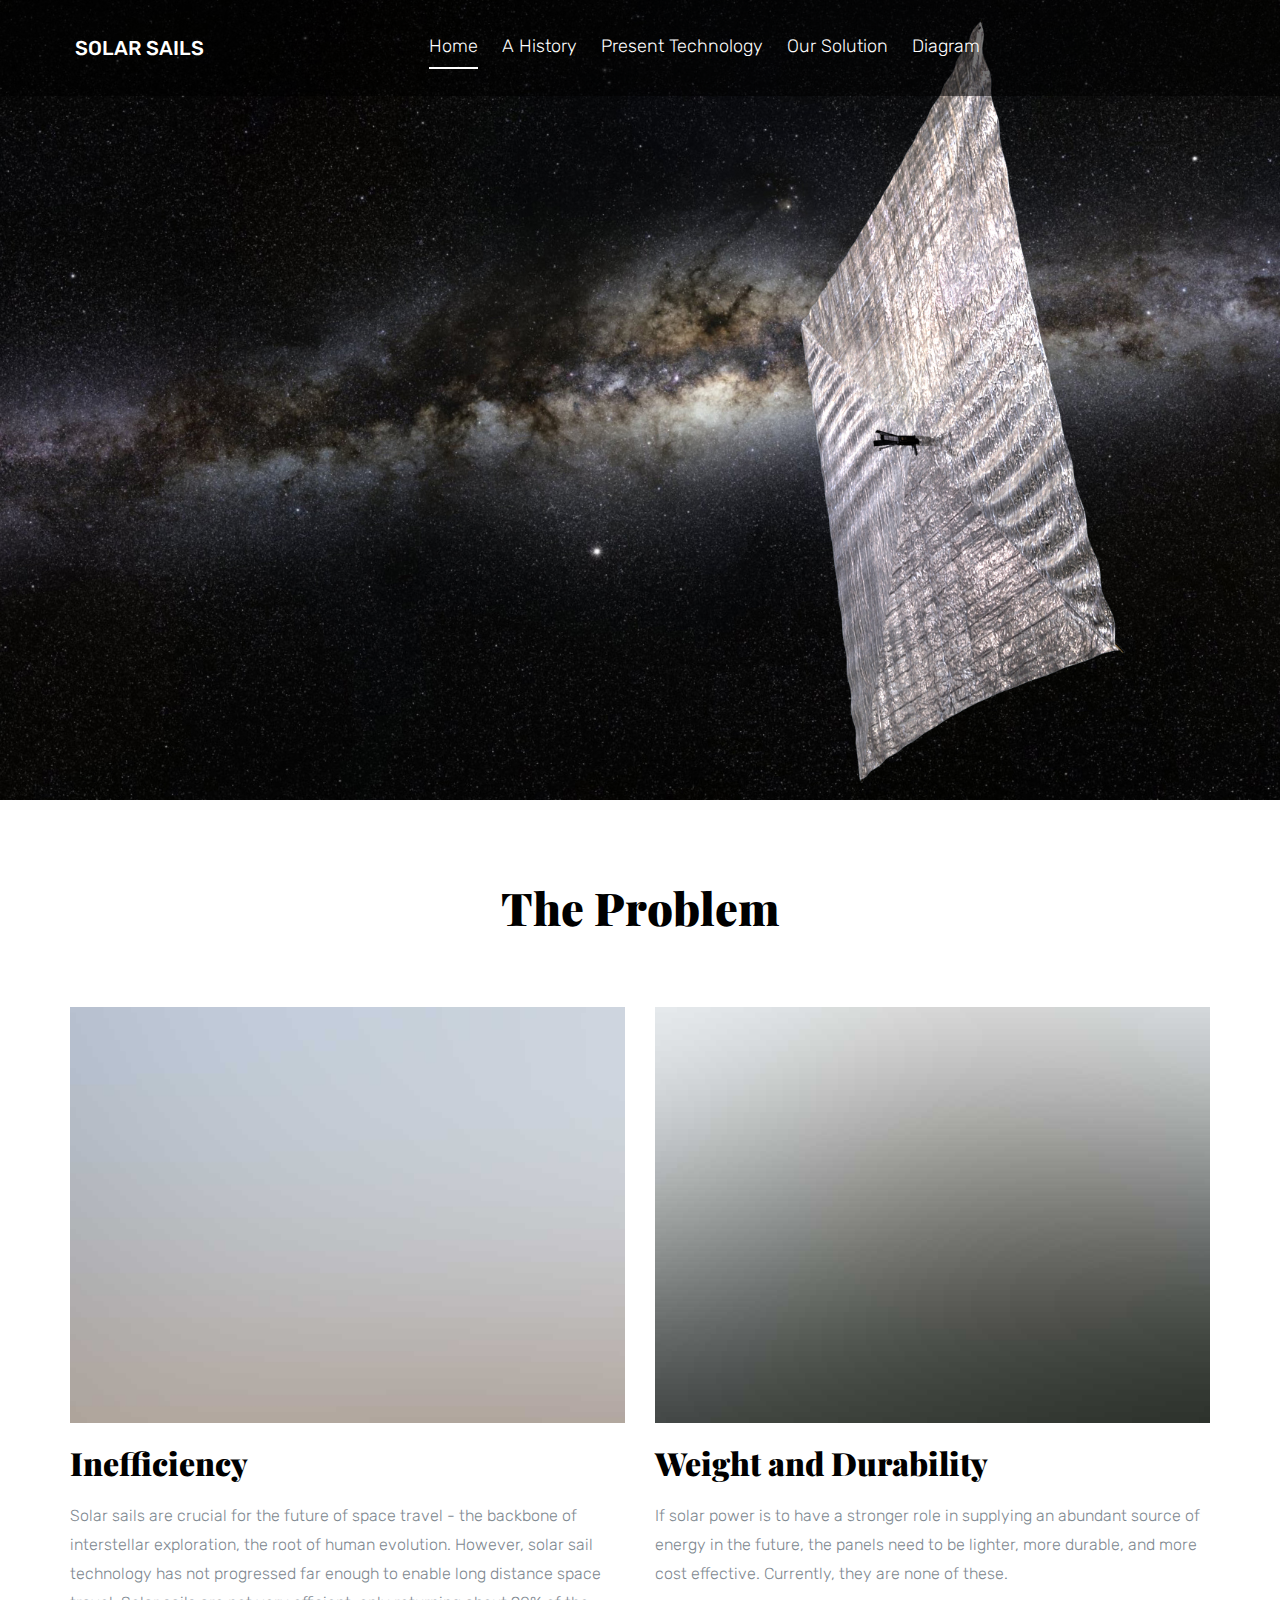
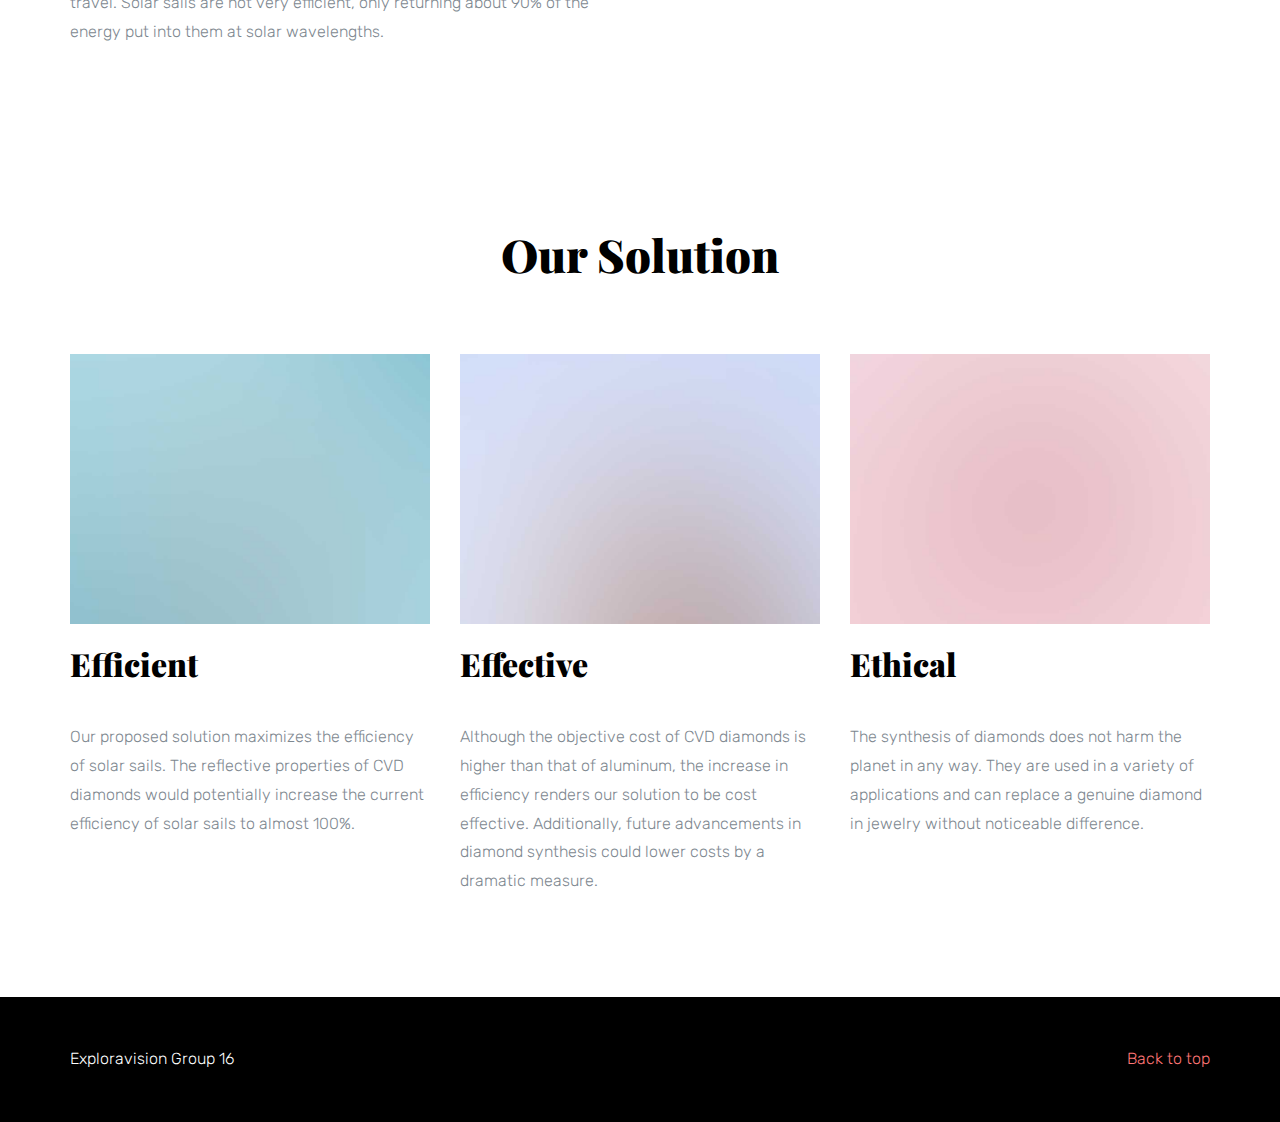
<file: index.html>
<!DOCTYPE html>

<html lang="en">
  <head>
    <meta charset="utf-8">
    <meta name="viewport" content="width=device-width, initial-scale=1">
    <title>Carbon Mirrors</title>
    <meta name="description" content="Free Bootstrap Theme by ProBootstrap.com">
    <meta name="keywords" content="free website templates, free bootstrap themes, free template, free bootstrap, free website template">

    <link href="https://fonts.googleapis.com/css?family=Playfair+Display:400,700,900|Rubik:300,400,500" rel="stylesheet">
    <link rel="stylesheet" href="css/styles-merged.css">
    <link rel="stylesheet" href="css/style.css">
    <link rel="stylesheet" href="css/custom.css">
  </head>
  <body>

  <!-- START: header -->
  <header role="banner" class="probootstrap-header">
    <div class="container-fluid">
        <a href="index.html" class="probootstrap-logo">Solar Sails</a>

        <a href="#" class="probootstrap-burger-menu visible-xs" ><i>Menu</i></a>
        <div class="mobile-menu-overlay"></div>

        <nav role="navigation" class="probootstrap-nav hidden-xs">
          <ul class="probootstrap-main-nav">
            <li class="active"><a href="index.html">Home</a></li>
            <li><a href="history.html">A History</a></li>
            <li><a href="technology.html  ">Present Technology</a></li>
            <li><a href="solution.html">Our Solution</a></li>
            <li><a href="diagram.html">Diagram</a></li>
          </ul>
        </nav>
    </div>
  </header>
  <!-- END: header -->

  <!-- START: cover -->
  <section class="probootstrap-intro" style="background-image: url(img/solar-sail.jpg);" data-stellar-background-ratio="0.5">
    <div class="container">
      <div class="row">
        <div class="col-md-7 probootstrap-intro-text">
          <h1 class="probootstrap-animate" data-animate-effect="fadeIn">Introducing the Future of Solar Sails.</h1>
          <p class="watch-intro probootstrap-animate">Take a glimpse into the future of space exploration.</p>
        </div>
      </div>
    </div>
    <span class="probootstrap-animate"><a class="probootstrap-scroll-down js-next" href="#next-section">Scroll down <i class="icon-chevron-down"></i></a></span>
  </section>
  <!-- END: cover -->

  <main>
    <!-- START: problem -->
    <section class="probootstrap-section">
      <div class="container">
        <div class="row">
          <div class="col-md-12 text-center mb50">
            <h2 class="mt0">The Problem</h2>
          </div>
        </div>
        <div class="row">
          <div class="col-md-6">
            <p><img src="img/img_1.jpg" alt="Image cannot be displayed" class="img-responsive"></p>
            <h3 class="mt0 mb20">Inefficiency</h3>
            <p>Solar sails are crucial for the future of space travel - the backbone of interstellar exploration, the root of human evolution. However,
                solar sail technology has not progressed far enough to enable long distance space travel. Solar sails are not very efficient, only returning
                about 90% of the energy put into them at solar wavelengths.</p>
          </div>
          <div class="col-md-6">
            <p><img src="img/img_5.jpg" alt="Image cannot be displayed" class="img-responsive"></p>
            <h3 class="mt0 mb20">Weight and Durability</h3>
            <p> If solar power is to have a stronger role in supplying an abundant source of energy in the future, the panels need to be lighter, more durable, and more cost effective.
                Currently, they are none of these.</p>
          </div>
        </div>
      </div>
    </section>
    <!-- END: problem -->
    <!-- START: solution -->
    <section class="probootstrap-section">
      <div class="container">
        <div class="row">
          <div class="col-md-12 text-center mb50">
            <h2 class="mt0">Our Solution</h2>
          </div>
        </div>
        <div class="row">
          <div class="col-md-4">
            <p><img src="img/img_2.jpg" alt="Image cannot be displayed" class="img-responsive"></p>
            <h3 class="mt0 mb40"><a href="#" class="hover-reverse">Efficient</a></h3>
            <p>Our proposed solution maximizes the efficiency of solar sails. The reflective properties of CVD diamonds would
                potentially increase the current efficiency of solar sails to almost 100%.</p>
          </div>
          <div class="col-md-4">
            <p><img src="img/img_3.jpg" alt="Image cannot be displayed" class="img-responsive"></p>
            <h3 class="mt0 mb40"><a href="#" class="hover-reverse">Effective</a></h3>
            <p>Although the objective cost of CVD diamonds is higher than that of aluminum, the increase in efficiency renders our solution
                to be cost effective. Additionally, future advancements in diamond synthesis could lower costs by a dramatic measure.</p>
          </div>
          <div class="col-md-4">
            <p><img src="img/img_4.jpg" alt="Image cannot be displayed" class="img-responsive"></p>
            <h3 class="mt0 mb40"><a href="#" class="hover-reverse">Ethical</a></h3>
            <p>The synthesis of diamonds does not harm the planet in any way. They are used in a variety of applications and can replace
                a genuine diamond in jewelry without noticeable difference.</p>
          </div>
        </div>
      </div>
    </section>
    <!-- END: solution -->
  </main>

  <!-- START: footer -->
  <footer class="probootstrap-footer">
     <div class="container">
       <div class="row">
         <div class="col-md-6">
           <p class="mb0">
             <font color = "white">Exploravision Group 16</font>
           </p>
         </div>
         <div class="col-md-6">
           <p class="mb0 probootstrap-back-to-top"><a href="#" class="js-backtotop">Back to top</a></p>
         </div>
       </div>
     </div>
  </footer>
  <!-- END: footer -->

  <script src="js/scripts.min.js"></script>
  <script src="js/main.min.js"></script>
  <script src="js/custom.js"></script>

  </body>
</html>
</file>
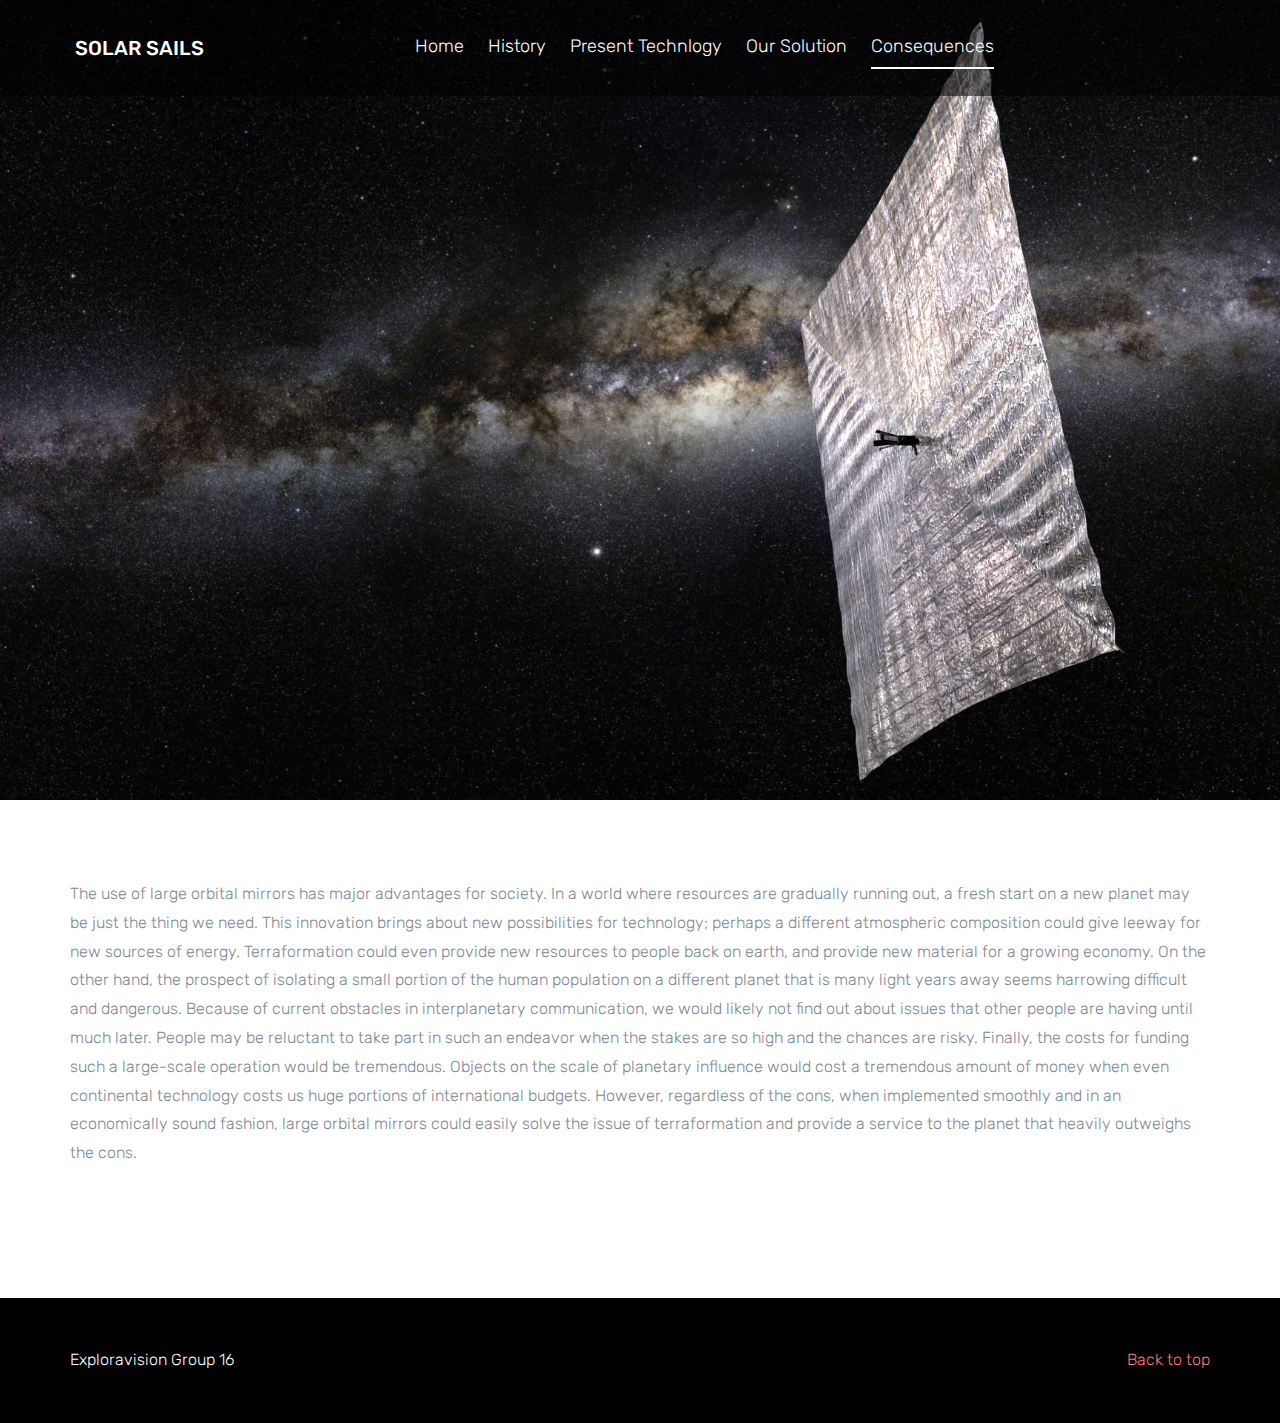
<file: consequences.html>
<!DOCTYPE html>

<html lang="en">
  <head>
    <meta charset="utf-8">
    <meta name="viewport" content="width=device-width, initial-scale=1">
    <title>Carbon Mirrors</title>
    <meta name="description" content="Free Bootstrap Theme by ProBootstrap.com">
    <meta name="keywords" content="free website templates, free bootstrap themes, free template, free bootstrap, free website template">

    <link href="https://fonts.googleapis.com/css?family=Playfair+Display:400,700,900|Rubik:300,400,500" rel="stylesheet">
    <link rel="stylesheet" href="css/styles-merged.css">
    <link rel="stylesheet" href="css/style.min.css">
    <link rel="stylesheet" href="css/custom.css">
  </head>
  <body>

  <!-- START: header -->
  <header role="banner" class="probootstrap-header">
    <div class="container-fluid">
        <a href="index.html" class="probootstrap-logo">Solar Sails</a>

        <a href="#" class="probootstrap-burger-menu visible-xs" ><i>Menu</i></a>
        <div class="mobile-menu-overlay"></div>

        <nav role="navigation" class="probootstrap-nav hidden-xs">
          <ul class="probootstrap-main-nav">
            <li><a href="index.html">Home</a></li>
            <li><a href="history.html">History</a></li>
            <li><a href="technology.html">Present Technlogy</a></li>
            <li><a href="solution.html">Our Solution</a></li>
            <li class="active"><a href="consequences.html">Consequences</a></li>
          </ul>
        </nav>
    </div>
  </header>
  <!-- END: header -->

  <!-- START: cover -->
  <section class="probootstrap-intro" style="background-image: url(img/solar-sail.jpg);" data-stellar-background-ratio="0.5">
    <div class="container">
      <div class="row">
        <div class="col-md-7 probootstrap-intro-text">
          <h1 class="probootstrap-animate" data-animate-effect="fadeIn">Global Consequences</h1>
          <p class="watch-intro probootstrap-animate">This could have a very large impact!</p>
        </div>
      </div>
    </div>
    <span class="probootstrap-animate"><a class="probootstrap-scroll-down js-next" href="#next-section">Scroll down <i class="icon-chevron-down"></i></a></span>
  </section>
  <!-- END: cover -->

  <!-- START: Consequences -->
  <main>
    <section class="probootstrap-section">
      <div class="container">
        <div class="row">
          <div class="col-md-12 text-left mb50">
            The use of large orbital mirrors has major advantages for society. In a world where resources are gradually running out, a fresh start on a new planet may be just the thing we need. This innovation brings about new possibilities for technology; perhaps a different atmospheric composition could give leeway for new sources of energy. Terraformation could even provide new resources to people back on earth, and provide new material for a growing economy.
            On the other hand, the prospect of isolating a small portion of the human population on a different planet that is many light years away seems harrowing difficult and dangerous. Because of current obstacles in interplanetary communication, we would likely not find out about issues that other people are having until much later. People may be reluctant to take part in such an endeavor when the stakes are so high and the chances are risky.
            Finally, the costs for funding such a large-scale operation would be tremendous. Objects on the scale of planetary influence would cost a tremendous amount of money when even continental technology costs us huge portions of international budgets.
            However, regardless of the cons, when implemented smoothly and in an economically sound fashion, large orbital mirrors could easily solve the issue of terraformation and provide a service to the planet that heavily outweighs the cons.
          </div>
        </div>
      </div>
    </section>
  </main>
  <!-- END: consequences -->

  <!-- START: footer -->
  <footer class="probootstrap-footer">
     <div class="container">
       <div class="row">
         <div class="col-md-6">
           <p class="mb0">
             <font color = "white">Exploravision Group 16</font>
           </p>
         </div>
         <div class="col-md-6">
           <p class="mb0 probootstrap-back-to-top"><a href="#" class="js-backtotop">Back to top</a></p>
         </div>
       </div>
     </div>
  </footer>
  <!-- END: footer -->

  <script src="js/scripts.min.js"></script>
  <script src="js/main.min.js"></script>
  <script src="js/custom.js"></script>

  </body>
</html>
</file>
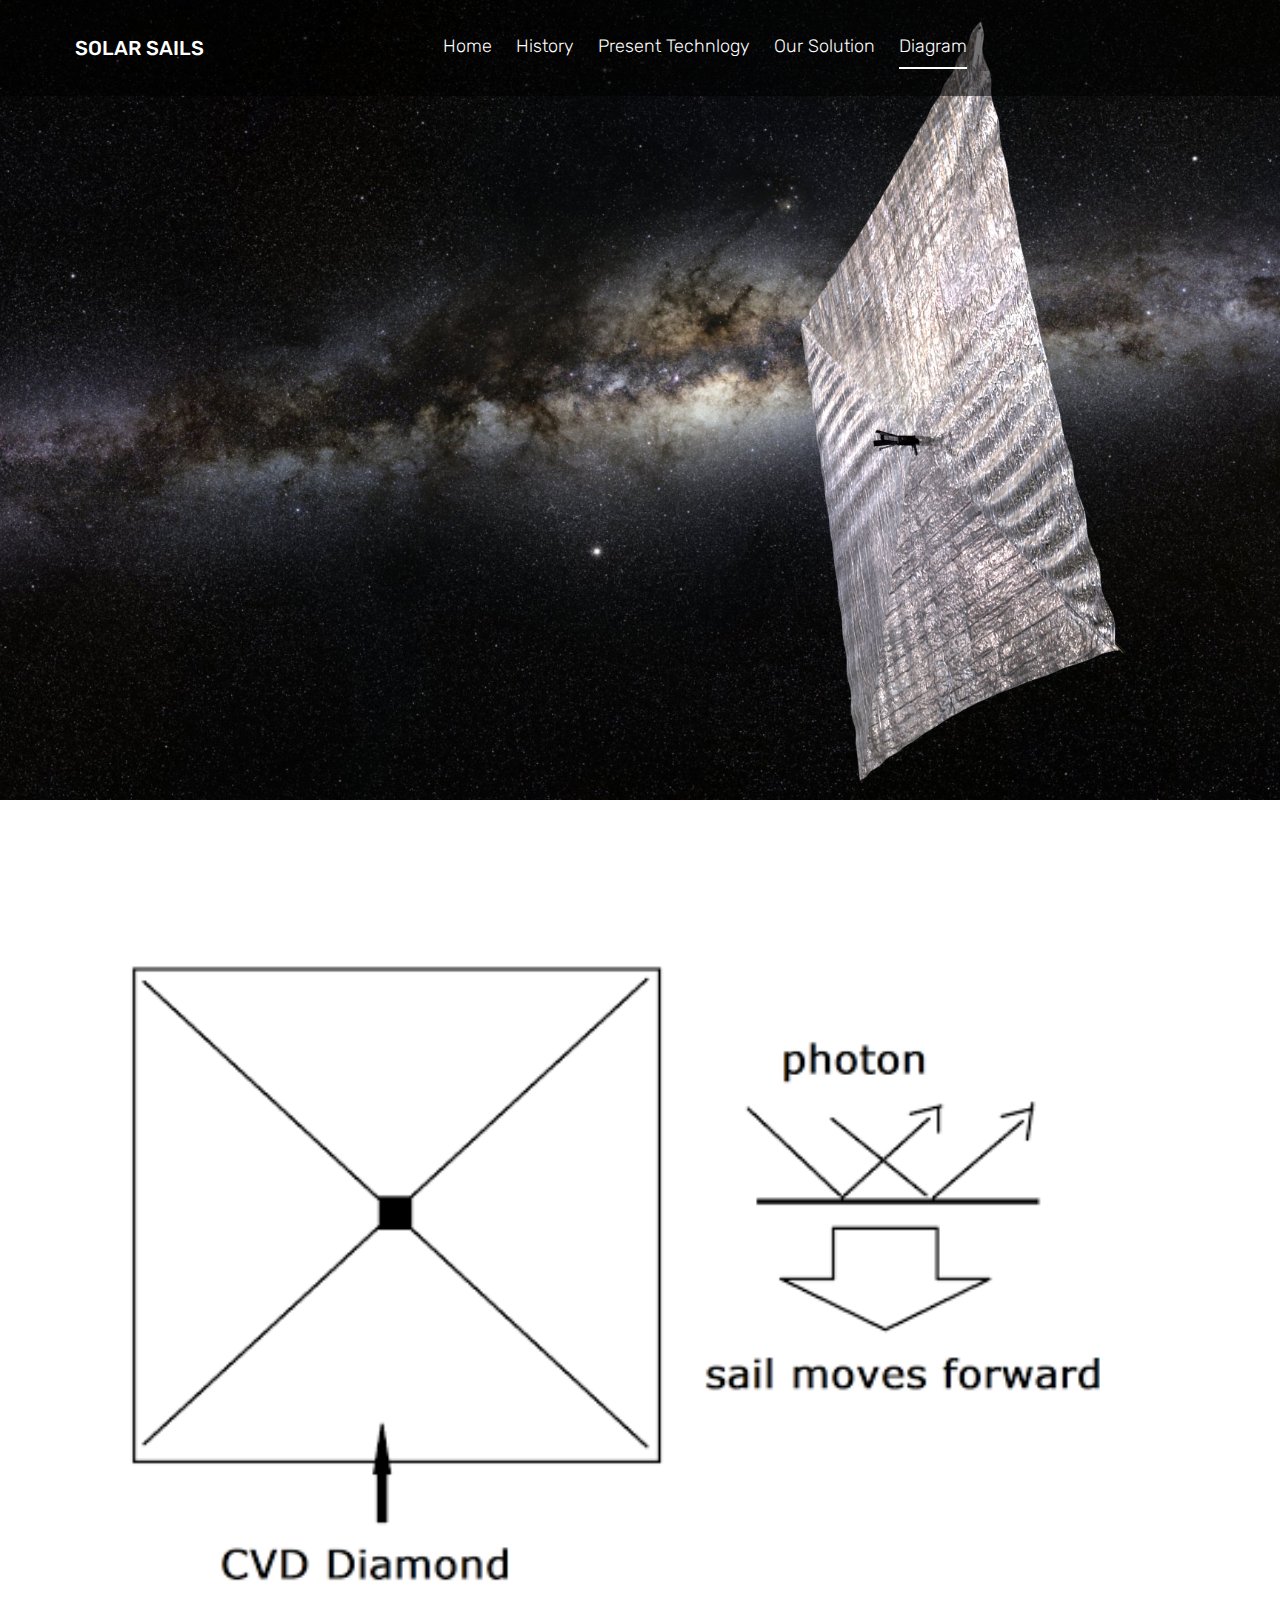
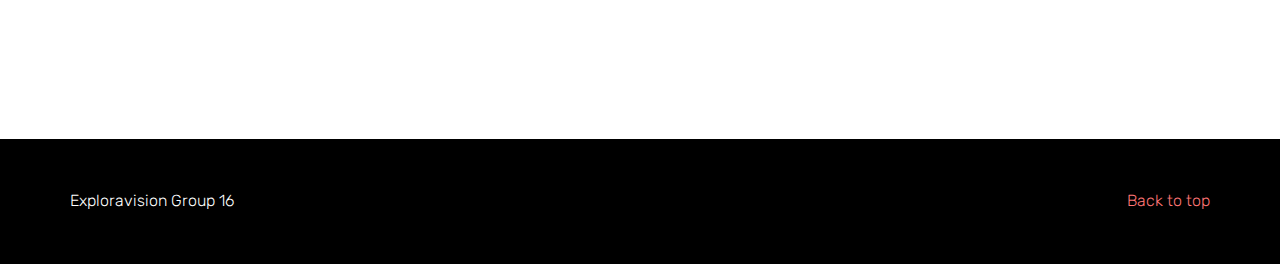
<file: diagram.html>
<!DOCTYPE html>

<html lang="en">
  <head>
    <meta charset="utf-8">
    <meta name="viewport" content="width=device-width, initial-scale=1">
    <title>Dielectric Solar Sails</title>
    <meta name="description" content="Free Bootstrap Theme by ProBootstrap.com">
    <meta name="keywords" content="free website templates, free bootstrap themes, free template, free bootstrap, free website template">

    <link href="https://fonts.googleapis.com/css?family=Playfair+Display:400,700,900|Rubik:300,400,500" rel="stylesheet">
    <link rel="stylesheet" href="css/styles-merged.css">
    <link rel="stylesheet" href="css/style.min.css">
    <link rel="stylesheet" href="css/custom.css">
  </head>
  <body>

  <!-- START: header -->
  <header role="banner" class="probootstrap-header">
    <div class="container-fluid">
        <a href="index.html" class="probootstrap-logo">Solar Sails</a>

        <a href="#" class="probootstrap-burger-menu visible-xs" ><i>Menu</i></a>
        <div class="mobile-menu-overlay"></div>

        <nav role="navigation" class="probootstrap-nav hidden-xs">
          <ul class="probootstrap-main-nav">
            <li><a href="index.html">Home</a></li>
            <li><a href="history.html">History</a></li>
            <li><a href="technology.html">Present Technlogy</a></li>
            <li><a href="solution.html">Our Solution</a></li>
            <li class="active"><a href="diagram.html">Diagram</a></li>
          </ul>
        </nav>
    </div>
  </header>
  <!-- END: header -->

  <!-- START: cover -->
  <section class="probootstrap-intro" style="background-image: url(img/solar-sail.jpg);" data-stellar-background-ratio="0.5">
    <div class="container">
      <div class="row">
        <div class="col-md-7 probootstrap-intro-text">
          <h1 class="probootstrap-animate" data-animate-effect="fadeIn">A Diagram</h1>
          <p class="watch-intro probootstrap-animate">Here's a more detailed look at what our solar sail will look like.</p>
        </div>
      </div>
    </div>
    <span class="probootstrap-animate"><a class="probootstrap-scroll-down js-next" href="#next-section">Scroll down <i class="icon-chevron-down"></i></a></span>
  </section>
  <!-- END: cover -->

  <!-- START: Consequences -->
  <main>
    <section class="probootstrap-section">
      <div class="container">
        <div class="row">
          <p><img src="img/solar-sail-diagram.png" alt="Image cannot be displayed" class="img-responsive" width = "1536" height = "996"></p>
        </div>
      </div>
    </section>
  </main>
  <!-- END: consequences -->

  <!-- START: footer -->
  <footer class="probootstrap-footer">
     <div class="container">
       <div class="row">
         <div class="col-md-6">
           <p class="mb0">
             <font color = "white">Exploravision Group 16</font>
           </p>
         </div>
         <div class="col-md-6">
           <p class="mb0 probootstrap-back-to-top"><a href="#" class="js-backtotop">Back to top</a></p>
         </div>
       </div>
     </div>
  </footer>
  <!-- END: footer -->

  <script src="js/scripts.min.js"></script>
  <script src="js/main.min.js"></script>
  <script src="js/custom.js"></script>

  </body>
</html>
</file>
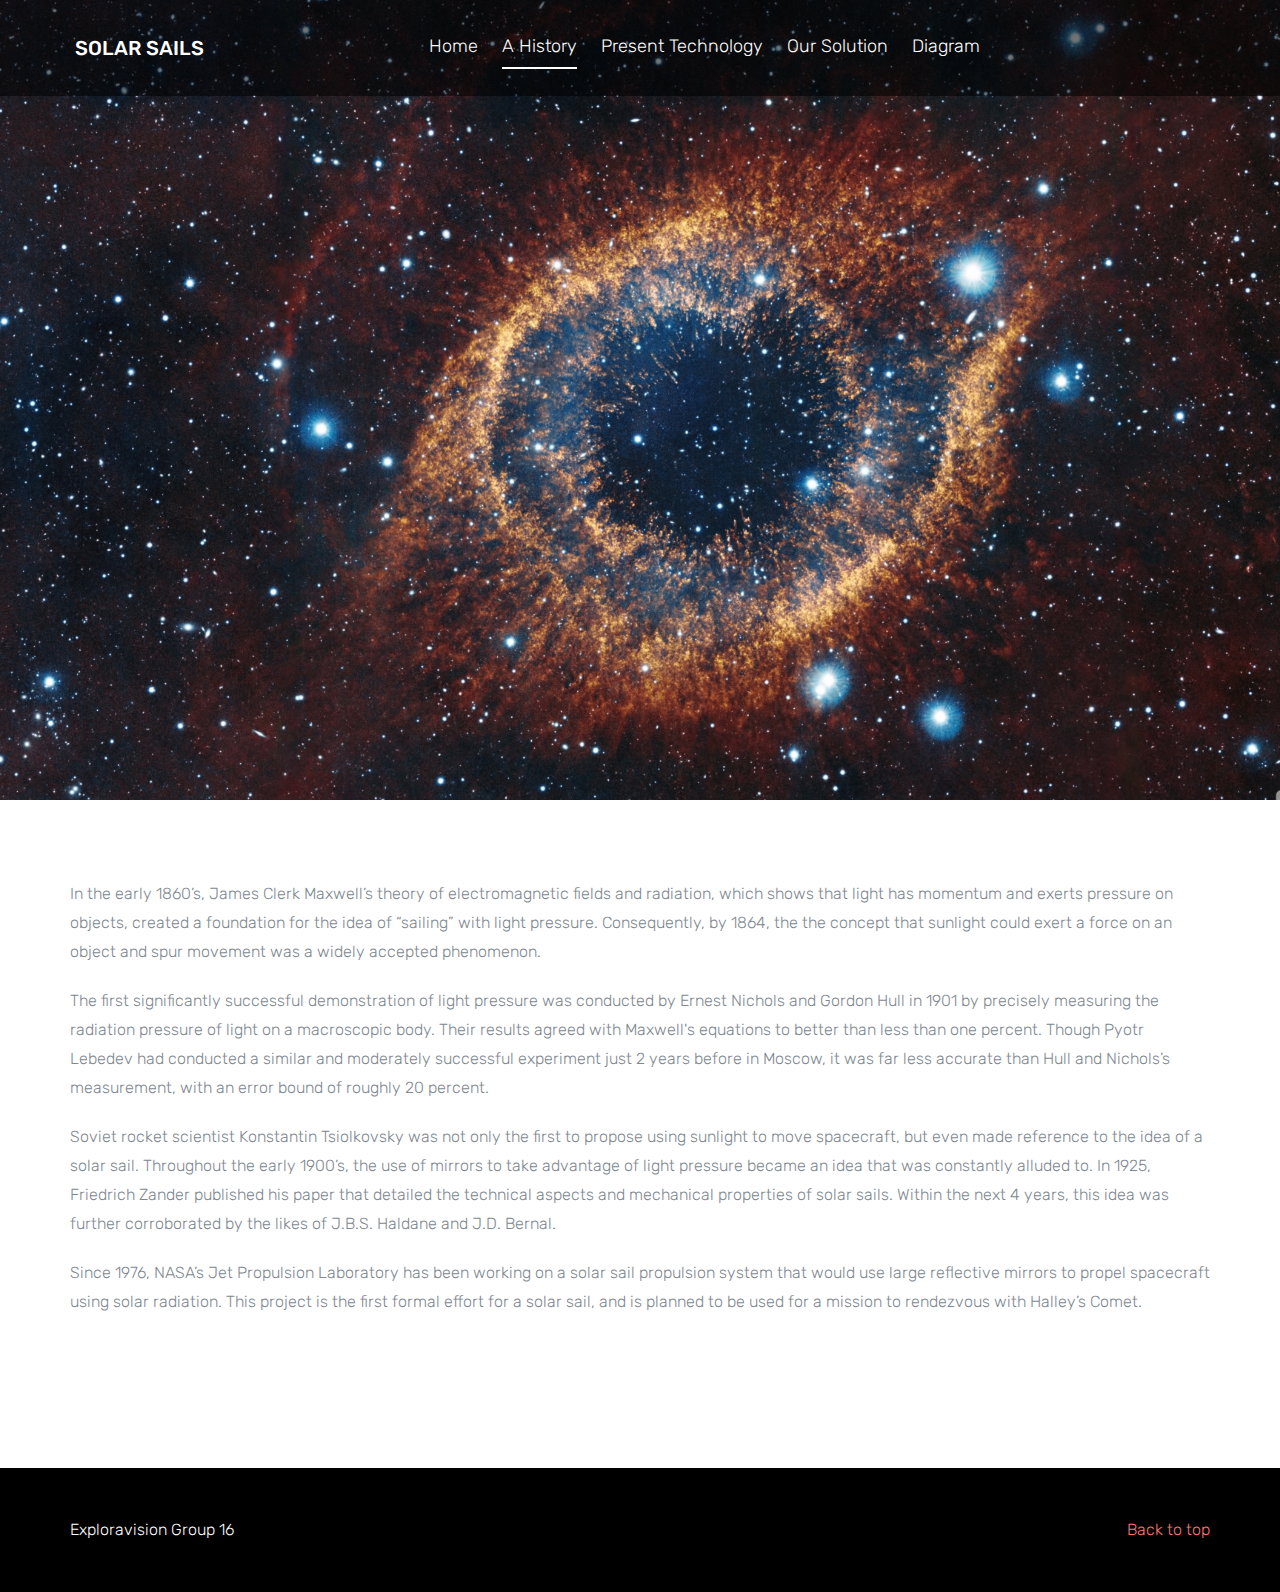
<file: history.html>
<!DOCTYPE html>

<html lang="en">
  <head>
    <meta charset="utf-8">
    <meta name="viewport" content="width=device-width, initial-scale=1">
    <title>Carbon Mirrors</title>
    <meta name="description" content="Free Bootstrap Theme by ProBootstrap.com">
    <meta name="keywords" content="free website templates, free bootstrap themes, free template, free bootstrap, free website template">

    <link href="https://fonts.googleapis.com/css?family=Playfair+Display:400,700,900|Rubik:300,400,500" rel="stylesheet">
    <link rel="stylesheet" href="css/styles-merged.css">
    <link rel="stylesheet" href="css/style.min.css">
    <link rel="stylesheet" href="css/custom.css">
  </head>
  <body>

  <!-- START: header -->
  <header role="banner" class="probootstrap-header">
    <div class="container-fluid">
        <a href="index.html" class="probootstrap-logo">Solar Sails</a>

        <a href="#" class="probootstrap-burger-menu visible-xs" ><i>Menu</i></a>
        <div class="mobile-menu-overlay"></div>

        <nav role="navigation" class="probootstrap-nav hidden-xs">
          <ul class="probootstrap-main-nav">
            <li><a href="index.html">Home</a></li>
            <li class="active"><a href="history.html">A History</a></li>
            <li><a href="technology.html">Present Technology</a></li>
            <li><a href="solution.html">Our Solution</a></li>
            <li><a href="diagram.html">Diagram</a></li>
          </ul>
        </nav>
    </div>
  </header>
  <!-- END: header -->

  <!-- START: cover -->
  <section class="probootstrap-intro" style="background-image: url(img/space-nebula.jpg); opacity: 0.95;" data-stellar-background-ratio="0.5">
    <div class="container">
      <div class="row">
        <div class="col-md-7 probootstrap-intro-text">
          <h1 class="probootstrap-animate" data-animate-effect="fadeIn">A history.</h1>
          <p class="watch-intro probootstrap-animate">Space exploration has a deep and fascinating history. Here is a brief intro.</p>
        </div>
      </div>
    </div>
    <span class="probootstrap-animate"><a class="probootstrap-scroll-down js-next" href="#next-section">Scroll down <i class="icon-chevron-down"></i></a></span>
  </section>
  <!-- END: cover -->

  <!-- START: history -->
  <main>
    <section class="probootstrap-section">
      <div class="container">
        <div class="row">
          <div class="col-md-12 text-left mb50">
              <p>
                  In the early 1860’s, James Clerk Maxwell’s theory of electromagnetic fields and radiation, which shows that light has momentum and exerts pressure on objects,
                  created a foundation for the idea of “sailing” with light pressure. Consequently, by 1864, the the concept that sunlight could exert a force on an object and
                  spur movement was a widely accepted phenomenon.
              </p>
              <p>
                 The first significantly successful demonstration of light pressure was conducted by Ernest Nichols and Gordon Hull in 1901 by
                  precisely measuring the radiation pressure of light on a macroscopic body. Their results agreed with Maxwell's equations to better
                  than less than one percent. Though Pyotr Lebedev had conducted a similar and moderately successful experiment just 2 years before in Moscow,
                   it was far less accurate than Hull and Nichols’s measurement, with an error bound of roughly 20 percent.
              </p>
              <p>
                  Soviet rocket scientist Konstantin Tsiolkovsky was not only the first to propose using sunlight to move spacecraft,
                  but even made reference to the idea of a solar sail. Throughout the early 1900’s, the use of mirrors to take advantage of light
                  pressure became an idea that was constantly alluded to. In 1925, Friedrich Zander published his paper that detailed the technical aspects and
                  mechanical properties of solar sails. Within the next 4 years, this idea was further corroborated by the likes of J.B.S. Haldane and J.D. Bernal.
              </p>
              <p>
                  Since 1976, NASA’s Jet Propulsion Laboratory has been working on a solar sail propulsion system that would use large reflective mirrors to propel spacecraft using solar
                  radiation. This project is the first formal effort for a solar sail, and is planned to be used for a mission to rendezvous with Halley’s Comet.
              </p>
          </div>
        </div>
      </div>
    </section>
  </main>
  <!-- END: history -->

  <!-- START: footer -->
  <footer class="probootstrap-footer">
     <div class="container">
       <div class="row">
         <div class="col-md-6">
           <p class="mb0">
             <font color = "white">Exploravision Group 16</font>
           </p>
         </div>
         <div class="col-md-6">
           <p class="mb0 probootstrap-back-to-top"><a href="#" class="js-backtotop">Back to top</a></p>
         </div>
       </div>
     </div>
  </footer>
  <!-- END: footer -->

  <script src="js/scripts.min.js"></script>
  <script src="js/main.min.js"></script>
  <script src="js/custom.js"></script>

  </body>
</html>
</file>
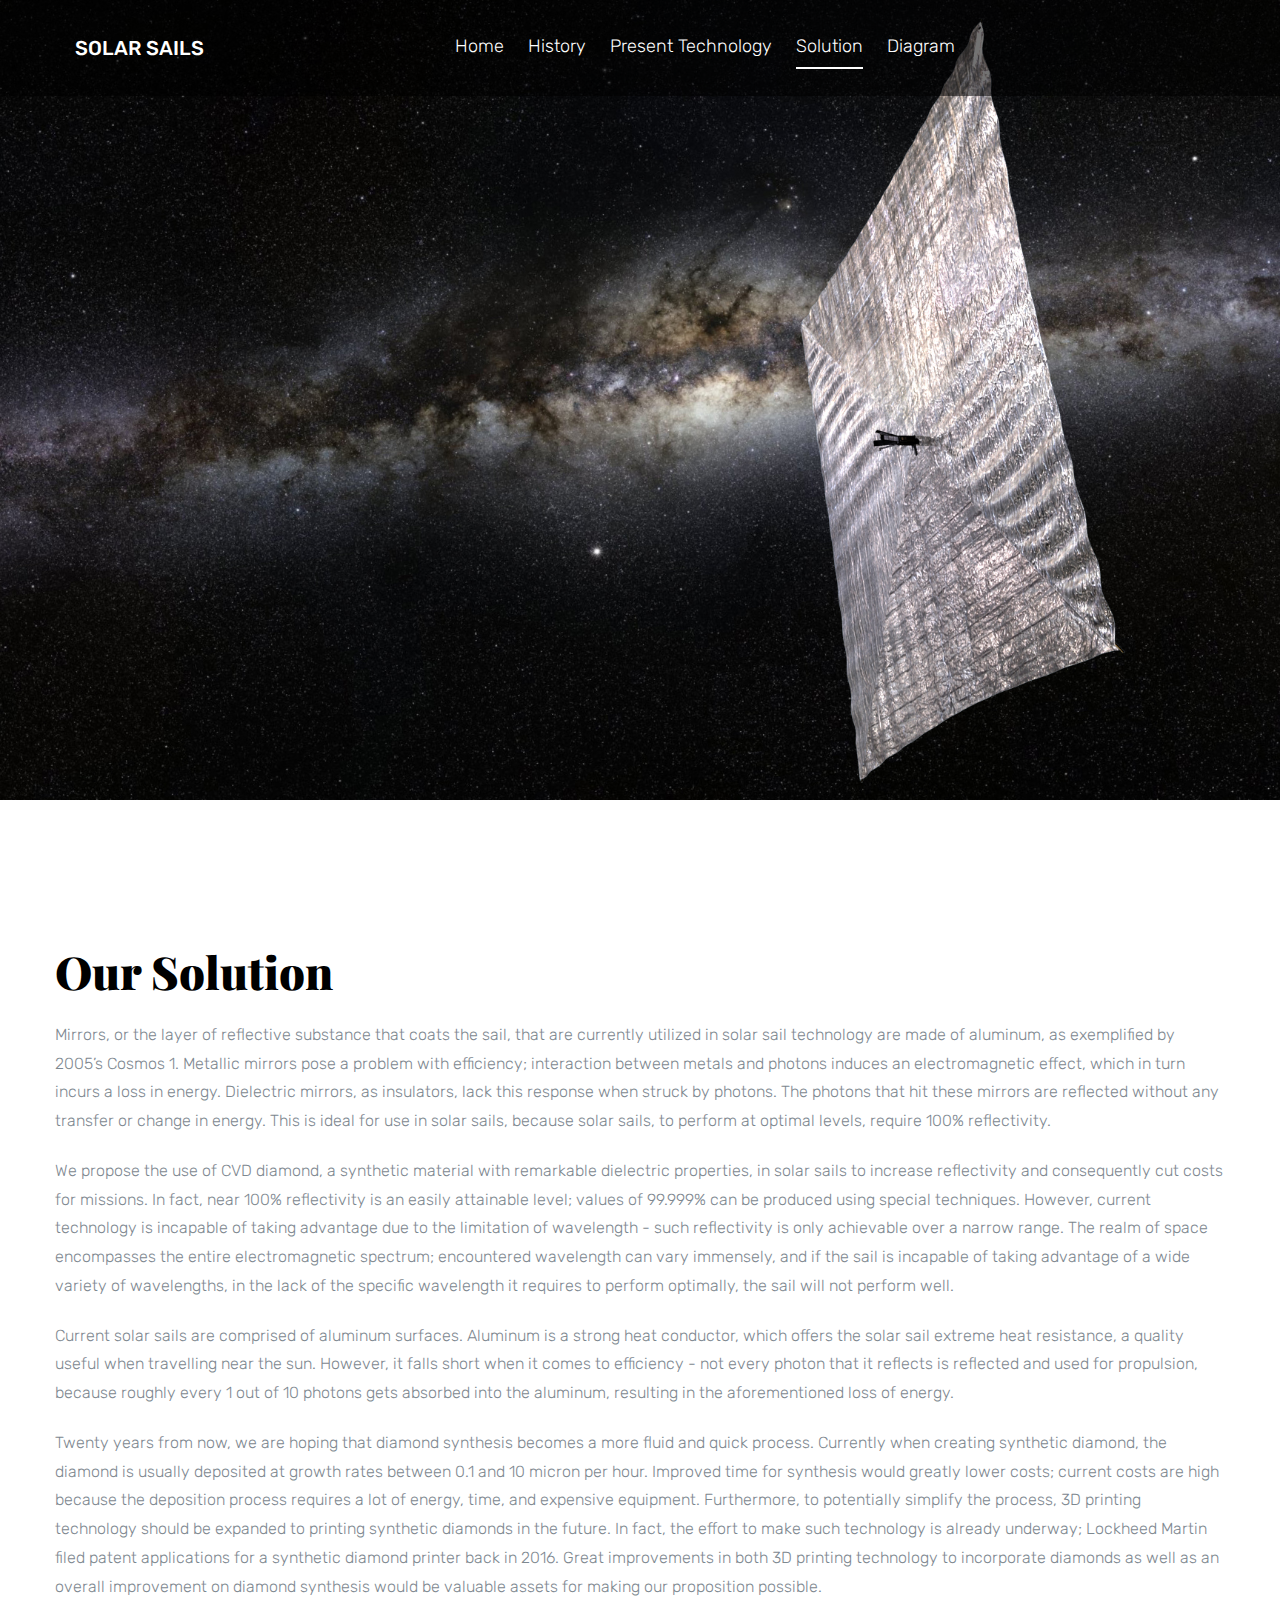
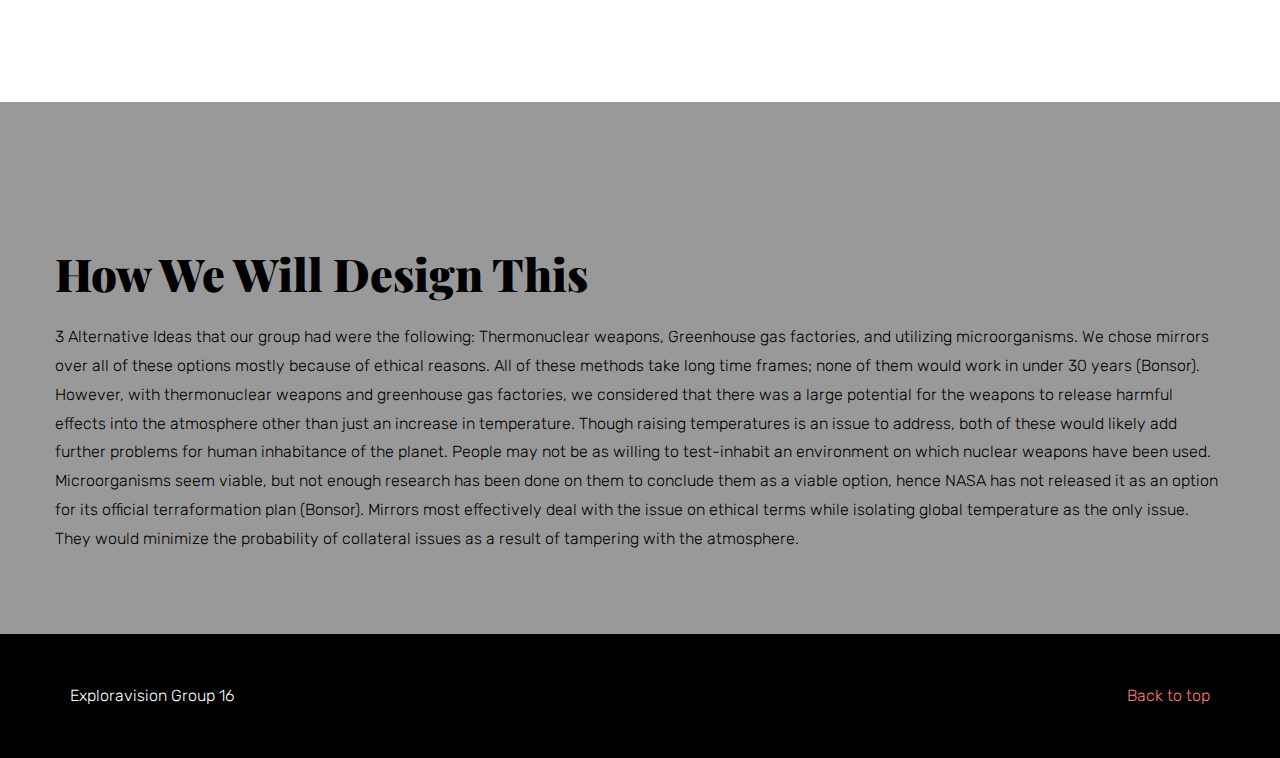
<file: solution.html>
<!DOCTYPE html>

<html lang="en">
  <head>
    <meta charset="utf-8">
    <meta name="viewport" content="width=device-width, initial-scale=1">
    <title>Carbon Mirrors</title>
    <meta name="description" content="Free Bootstrap Theme by ProBootstrap.com">
    <meta name="keywords" content="free website templates, free bootstrap themes, free template, free bootstrap, free website template">

    <link href="https://fonts.googleapis.com/css?family=Playfair+Display:400,700,900|Rubik:300,400,500" rel="stylesheet">
    <link rel="stylesheet" href="css/styles-merged.css">
    <link rel="stylesheet" href="css/style.css">
    <link rel="stylesheet" href="css/custom.css">

    <!--[if lt IE 9]>
      <script src="js/vendor/html5shiv.min.js"></script>
      <script src="js/vendor/respond.min.js"></script>
    <![endif]-->
  </head>
  <body>

  <!-- START: header -->
  <header role="banner" class="probootstrap-header">
    <div class="container-fluid">
        <a href="index.html" class="probootstrap-logo">Solar Sails</a>

        <a href="#" class="probootstrap-burger-menu visible-xs" ><i>Menu</i></a>
        <div class="mobile-menu-overlay"></div>

        <nav role="navigation" class="probootstrap-nav hidden-xs">
          <ul class="probootstrap-main-nav">
            <li><a href="index.html">Home</a></li>
            <li><a href="history.html">History</a></li>
            <li><a href="technology.html">Present Technology</a></li>
            <li class="active"><a href="solution.html">Solution</a></li>
            <li><a href="diagram.html">Diagram</a></li>
          </ul>
        </nav>
    </div>
  </header>
  <!-- END: header -->

  <!-- START: cover -->
  <section class="probootstrap-intro" style="background-image: url(img/solar-sail.jpg);" data-stellar-background-ratio="0.5">
    <div class="container">
      <div class="row">
        <div class="col-md-7 probootstrap-intro-text">
          <h1 class="probootstrap-animate" data-animate-effect="fadeIn">Our Solution</h1>
          <p class="watch-intro probootstrap-animate">Our innovative new method of making solar sails. </p>
        </div>
      </div>
    </div>
    <span class="probootstrap-animate"><a class="probootstrap-scroll-down js-next" href="#next-section">Scroll down <i class="icon-chevron-down"></i></a></span>
  </section>
  <!-- END: cover -->

  <main>
    <!-- START: present technology -->
    <section class="probootstrap-section">
      <div class="container">
        <div class="row">
          <h2>Our Solution</h2>
          <p>
              Mirrors, or the layer of reflective substance that coats the sail, that are currently utilized in solar sail technology are made of aluminum,
              as exemplified by 2005’s Cosmos 1. Metallic mirrors pose a problem with efficiency; interaction between metals and photons induces an electromagnetic
              effect, which in turn incurs a loss in energy. Dielectric mirrors, as insulators, lack this response when struck by photons. The photons that hit
              these mirrors are reflected without any transfer or change in energy. This is ideal for use in solar sails, because solar sails, to perform at
              optimal levels, require 100% reflectivity.
          </p>
          <p>
                We propose the use of CVD diamond, a synthetic material with remarkable dielectric properties, in solar sails to increase reflectivity and
                consequently cut costs for missions. In fact, near 100% reflectivity is an easily attainable level;
                values of 99.999% can be produced using special techniques. However, current technology is incapable of taking advantage due to the limitation of
                wavelength - such reflectivity is only achievable over a narrow range. The realm of space encompasses the entire electromagnetic spectrum; encountered
                wavelength can vary immensely, and if the sail is incapable of taking advantage of a wide variety of wavelengths, in the lack of
                the specific wavelength it requires to perform optimally, the sail will not perform well.
          </p>
          <p>
              Current solar sails are comprised of aluminum surfaces. Aluminum is a strong heat conductor, which offers the solar sail extreme heat
              resistance, a quality useful when travelling near the sun. However, it falls short when it comes to efficiency - not every photon that it
              reflects is reflected and used for propulsion,
              because roughly every 1 out of 10 photons gets absorbed into the aluminum, resulting in the aforementioned loss of energy.
          </p>
          <p>
              Twenty years from now, we are hoping that diamond synthesis becomes a more fluid and quick process. Currently when creating synthetic diamond,
              the diamond is usually deposited at growth rates between 0.1 and 10 micron per hour. Improved time for
              synthesis would greatly lower costs; current costs are high because the deposition process requires a lot of energy, time, and expensive equipment.
              Furthermore, to potentially simplify the process, 3D printing technology should be expanded to printing synthetic diamonds in the future.
              In fact, the effort to make such technology is already underway; Lockheed Martin filed patent applications for a synthetic diamond printer back in 2016.
              Great improvements in both 3D printing technology to incorporate diamonds as well as an overall improvement on diamond synthesis would be valuable assets
               for making our proposition possible.
          </p>
          <p>

          </p>
        </div>
      </div>
    </section>
    <!-- END: present technology -->

    <!-- START: breakthroughs -->
    <section class="probootstrap-section probootstrap-bg" style="background-image: url(img/hero_bg_2.jpg);" data-stellar-background-ratio="0.5">
        <div class="container">
          <div class="row">
            <h2>How We Will Design This</h2>
            <font color = "black">
              3 Alternative Ideas that our group had were the following: Thermonuclear weapons, Greenhouse gas factories, and utilizing microorganisms. We chose mirrors over all of these options mostly because of ethical reasons. All of these methods take long time frames; none of them would work in under 30 years (Bonsor). However, with thermonuclear weapons and greenhouse gas factories, we considered that there was a large potential for the weapons to release harmful effects into the atmosphere other than just an increase in temperature. Though raising temperatures is an issue to address, both of these would likely add further problems for human inhabitance of the planet. People may not be as willing to test-inhabit an environment on which nuclear weapons have been used.
              Microorganisms seem viable, but not enough research has been done on them to conclude them as a viable option, hence NASA has not released it as an option for its official terraformation plan (Bonsor). Mirrors most effectively deal with the issue on ethical terms while isolating global temperature as the only issue. They would minimize the probability of collateral issues as a result of tampering with the atmosphere.
          </font>
          </div>
        </div>
    </section>
    <!-- END: breakthroughs -->
  </main>

  <!-- START: footer -->
  <footer class="probootstrap-footer">
     <div class="container">
       <div class="row">
         <div class="col-md-6">
           <p class="mb0">
             <font color = "white">Exploravision Group 16</font>
           </p>
         </div>
         <div class="col-md-6">
           <p class="mb0 probootstrap-back-to-top"><a href="#" class="js-backtotop">Back to top</a></p>
         </div>
       </div>
     </div>
  </footer>
  <!-- END: footer -->

  <script src="js/scripts.min.js"></script>
  <script src="js/main.min.js"></script>
  <script src="js/custom.js"></script>

  </body>
</html>
</file>
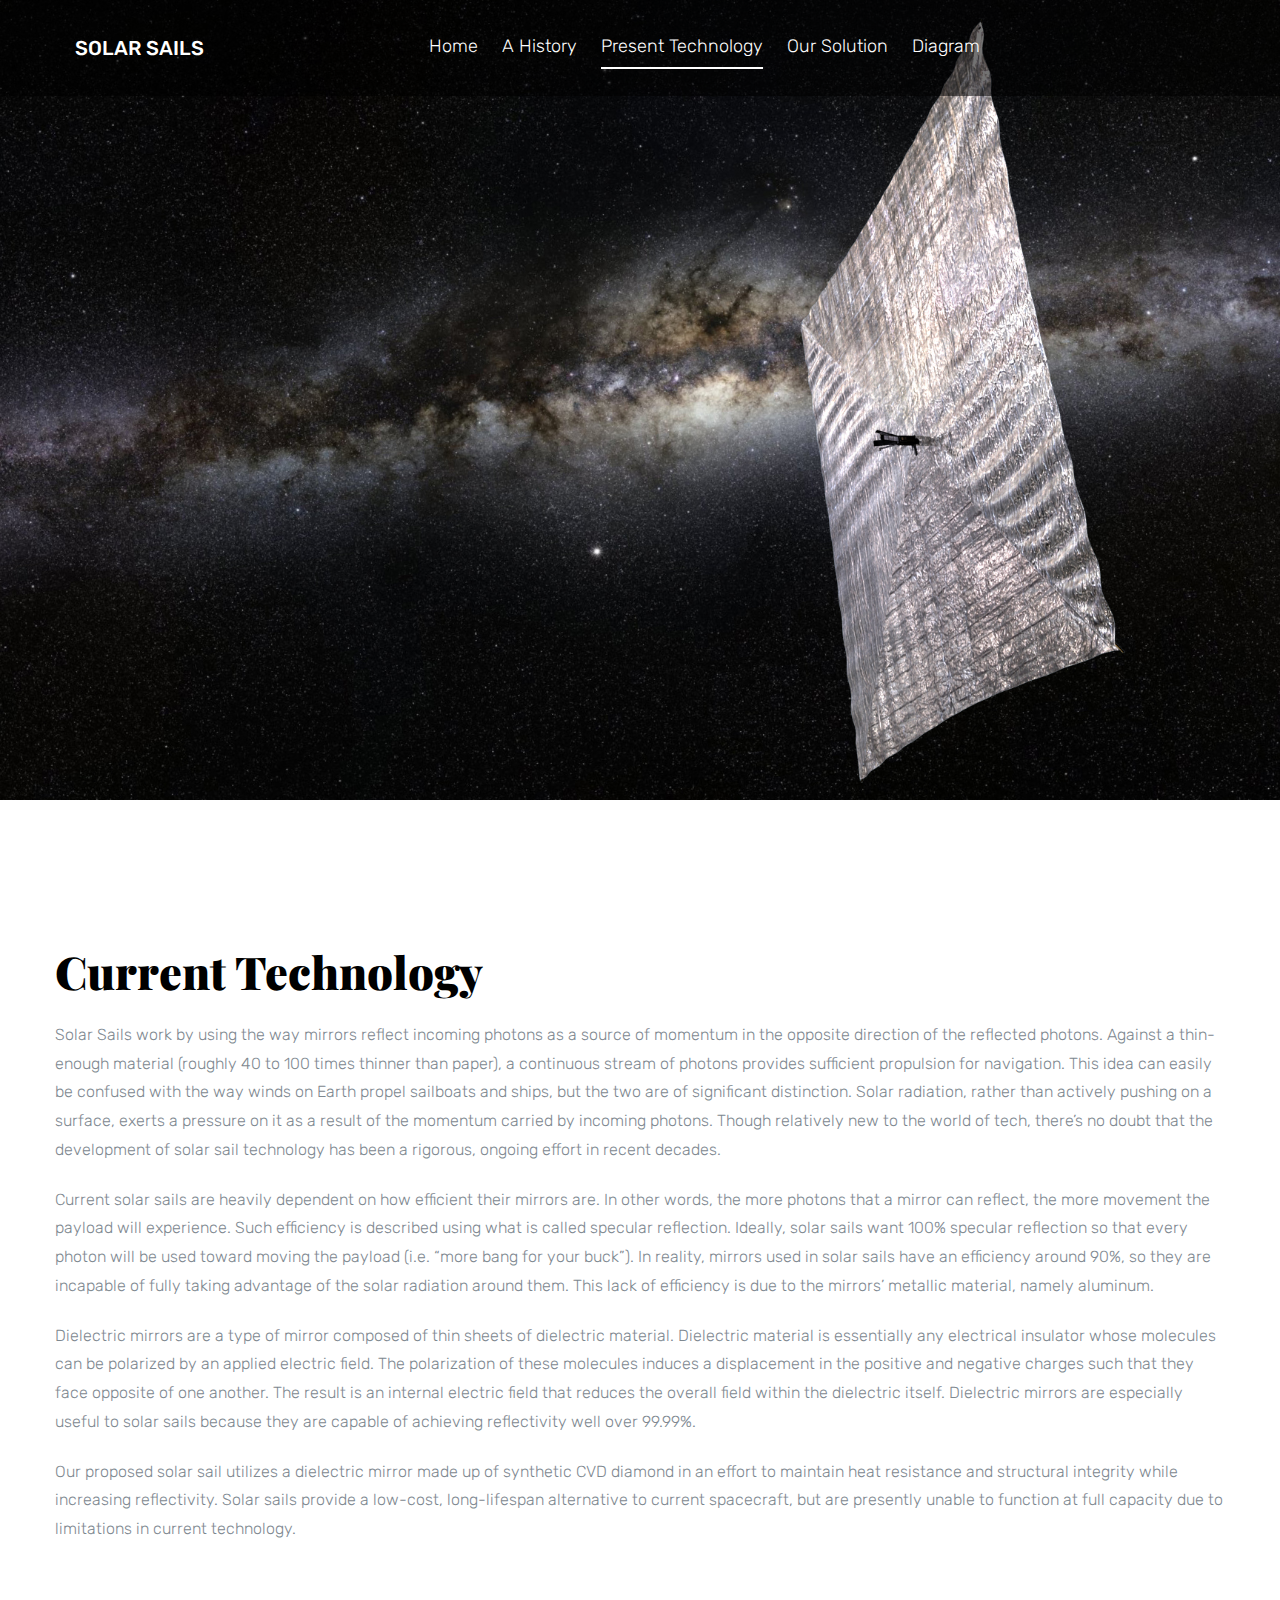
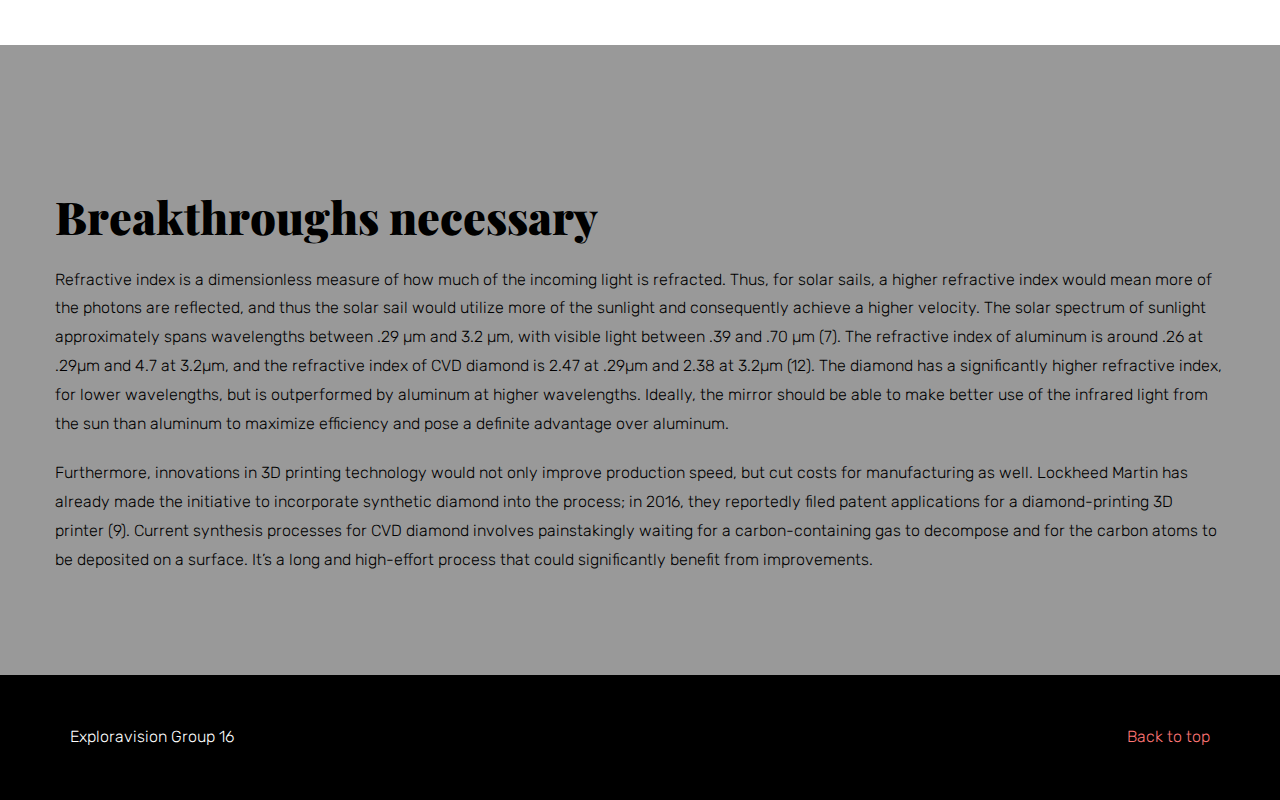
<file: technology.html>
<!DOCTYPE html>

<html lang="en">
  <head>
    <meta charset="utf-8">
    <meta name="viewport" content="width=device-width, initial-scale=1">
    <title>Carbon Mirrors</title>
    <meta name="description" content="Free Bootstrap Theme by ProBootstrap.com">
    <meta name="keywords" content="free website templates, free bootstrap themes, free template, free bootstrap, free website template">

    <link href="https://fonts.googleapis.com/css?family=Playfair+Display:400,700,900|Rubik:300,400,500" rel="stylesheet">
    <link rel="stylesheet" href="css/styles-merged.css">
    <link rel="stylesheet" href="css/style.css">
    <link rel="stylesheet" href="css/custom.css">
  </head>
  <body>

  <!-- START: header -->
  <header role="banner" class="probootstrap-header">
    <div class="container-fluid">
        <a href="index.html" class="probootstrap-logo">Solar Sails</a>

        <a href="#" class="probootstrap-burger-menu visible-xs" ><i>Menu</i></a>
        <div class="mobile-menu-overlay"></div>

        <nav role="navigation" class="probootstrap-nav hidden-xs">
          <ul class="probootstrap-main-nav">
            <li><a href="index.html">Home</a></li>
            <li><a href="history.html">A History</a></li>
            <li class="active"><a href="technology.html">Present Technology</a></li>
            <li><a href="solution.html">Our Solution</a></li>
            <li><a href="diagram.html">Diagram</a></li>
          </ul>
        </nav>
    </div>
  </header>
  <!-- END: header -->

  <!-- START: cover -->
  <section class="probootstrap-intro" style="background-image: url(img/solar-sail.jpg);" data-stellar-background-ratio="0.5">
    <div class="container">
      <div class="row">
        <div class="col-md-7 probootstrap-intro-text">
          <h1 class="probootstrap-animate" data-animate-effect="fadeIn">Present Technology</h1>
          <p class="watch-intro probootstrap-animate">Currently, many technologies have been developed that can expand the potential of solar sails. </p>
        </div>
      </div>
    </div>
    <span class="probootstrap-animate"><a class="probootstrap-scroll-down js-next" href="#next-section">Scroll down <i class="icon-chevron-down"></i></a></span>
  </section>
  <!-- END: cover -->

  <main>
    <!-- START: present technology -->
    <section class="probootstrap-section">
      <div class="container">
        <div class="row">
          <h2>Current Technology</h2>
          <p>
              Solar Sails work by using the way mirrors reflect incoming photons as a source of momentum in the opposite direction of the reflected photons.
              Against a thin-enough material (roughly 40 to 100 times thinner than paper), a continuous stream of photons provides sufficient propulsion for navigation.
              This idea can easily be confused with the way winds on Earth propel sailboats and ships, but the two are of significant distinction. Solar radiation,
              rather than actively pushing on a surface, exerts a pressure on it as a result of the momentum carried by incoming photons. Though relatively new to the
               world of tech, there’s no doubt that the development of solar sail technology has been a rigorous, ongoing effort in recent decades.
          </p>
          <p>
              Current solar sails are heavily dependent on how efficient their mirrors are. In other words, the more photons that a mirror can reflect, the more movement
              the payload will experience. Such efficiency is described using what is called specular reflection. Ideally, solar sails want 100% specular reflection so
              that every photon will be used toward moving the payload (i.e. “more bang for your buck”). In reality, mirrors used in solar sails have an efficiency around
              90%, so they are incapable of fully taking advantage of the solar radiation around them. This lack of efficiency is due to the mirrors’ metallic material,
              namely aluminum.
          </p>
          <p>
              Dielectric mirrors are a type of mirror composed of thin sheets of dielectric material. Dielectric material is essentially
              any electrical insulator whose molecules can be polarized by an applied electric field. The polarization of these molecules induces a displacement
              in the positive and negative charges such that they face opposite of one another. The result is an internal electric field that reduces the overall
              field within the dielectric itself. Dielectric mirrors are especially useful to solar sails because they are capable of
              achieving reflectivity well over 99.99%.
          </p>
          <p>
              Our proposed solar sail utilizes a dielectric mirror made up of synthetic CVD diamond in an effort to maintain heat resistance and structural
              integrity while increasing reflectivity. Solar sails provide a low-cost,
              long-lifespan alternative to current spacecraft, but are presently unable to function at full capacity due to limitations in current technology.
          </p>
        </div>
      </div>
    </section>
    <!-- END: present technology -->

    <!-- START: breakthroughs -->
    <section class="probootstrap-section probootstrap-bg" style="background-image: url(img/hero_bg_2.jpg);" data-stellar-background-ratio="0.5">
        <div class="container">
          <div class="row">
            <h2>Breakthroughs necessary</h2>
            <font color = "black">
                <p>
                  Refractive index is a dimensionless measure of how much of the incoming light is refracted.
                  Thus, for solar sails, a higher refractive index would mean more of the photons are reflected, and thus the solar sail would utilize more of the sunlight and consequently achieve a higher velocity.
                  The solar spectrum of sunlight approximately spans wavelengths between .29 µm and 3.2 µm, with visible light between .39 and .70 µm (7).
                  The refractive index of aluminum is around .26 at .29µm and 4.7 at 3.2µm, and the refractive index of CVD diamond is 2.47 at .29µm and 2.38 at 3.2µm (12).
                  The diamond has a significantly higher refractive index, for lower wavelengths, but is outperformed by aluminum at higher wavelengths.
                  Ideally, the mirror should be able to make better use of the infrared light from the sun than aluminum to maximize efficiency and pose a definite advantage over aluminum.
                </p>
                <p>
                  Furthermore, innovations in 3D printing technology would not only improve production speed, but cut costs for manufacturing as well.
                  Lockheed Martin has already made the initiative to incorporate synthetic diamond into the process; in 2016, they reportedly filed patent applications for a diamond-printing 3D printer (9).
                  Current synthesis processes for CVD diamond involves painstakingly waiting for a carbon-containing gas to decompose and for the carbon atoms to be deposited on a surface.
                  It’s a long and high-effort process that could significantly benefit from improvements.
                </p>
          </font>
          </div>
        </div>
    </section>
    <!-- END: breakthroughs -->
  </main>

  <!-- START: footer -->
  <footer class="probootstrap-footer">
     <div class="container">
       <div class="row">
         <div class="col-md-6">
           <p class="mb0">
             <font color = "white">Exploravision Group 16</font>
           </p>
         </div>
         <div class="col-md-6">
           <p class="mb0 probootstrap-back-to-top"><a href="#" class="js-backtotop">Back to top</a></p>
         </div>
       </div>
     </div>
  </footer>
  <!-- END: footer -->

  <script src="js/scripts.min.js"></script>
  <script src="js/main.min.js"></script>
  <script src="js/custom.js"></script>

  </body>
</html>
</file>
<file: css/custom.css>
/* Your custom css code goes here */
</file>
<file: css/style.css>
/*!==============================
 * Theme Name: Format
 * Theme URL: https://probootstrap.com/format-free-website-template-using-bootstrap-for-portfolio
 * Author: ProBootstrap.com
 * Author URL: https://probootstrap.com
 * License: Released for free under the Creative Commons Attribution 3.0 license (probootstrap.com/license)
 */
@font-face {
  font-family: 'icomoon';
  src: url("../fonts/icomoon/icomoon.eot?1z9v6x");
  src: url("../fonts/icomoon/icomoon.eot?1z9v6x#iefix") format("embedded-opentype"), url("../fonts/icomoon/icomoon.ttf?1z9v6x") format("truetype"), url("../fonts/icomoon/icomoon.woff?1z9v6x") format("woff"), url("../fonts/icomoon/icomoon.svg?1z9v6x#icomoon") format("svg");
  font-weight: normal;
  font-style: normal; }
html {
  overflow-x: hidden;
  font-size: 1em; }

body {
  background: #ffffff;
  font-size: 16px;
  font-weight: 300;
  font-family: "Rubik", sans-serif;
  line-height: 1.8;
  color: #7e8890; }

::selection {
  background: #000000;
  color: #ffffff; }

::-moz-selection {
  background: #000000;
  color: #ffffff; }

h1, h2, .heading-with-icon, h3, h4, .probootstrap-product-tour h5 {
  margin: 1.414em 0 0.5em;
  font-weight: 900;
  line-height: 1.2;
  font-family: "Playfair Display", sans-serif;
  color: #000000; }

h1 {
  margin-top: 0;
  font-size: 3.998em; }

h2, .heading-with-icon {
  font-size: 2.827em; }

h3 {
  font-size: 1.999em; }

h4, .probootstrap-product-tour h5 {
  font-size: 1.414em; }

small, .font_small {
  font-size: 0.707em; }

p, ul, ol {
  margin-bottom: 1.3em; }

a {
  transition: .3s all;
  color: #ff7676; }
  a:hover, a:focus, a:active {
    color: black;
    text-decoration: none; }
  a.hover-reverse {
    color: #000000; }
    a.hover-reverse:hover, a.hover-reverse:focus, a.hover-reverse:active {
      color: #ff7676;
      text-decoration: none; }

.probootstrap-header {
  padding-top: 30px;
  padding-bottom: 30px;
  width: 100%;
  z-index: 4;
  position: absolute;
  background: rgba(0, 0, 0, 0.15);
  transition: .8s all ease-out; }
  .probootstrap-header:hover, .probootstrap-header:focus, .probootstrap-header:active {
    background: rgba(0, 0, 0, 0.55); }

.probootstrap-logo {
  float: left;
  color: #ffffff;
  padding-left: 60px;
  font-size: 20px;
  display: block;
  text-transform: uppercase;
  font-weight: 500; }
  .probootstrap-logo:hover, .probootstrap-logo:focus, .probootstrap-logo:active {
    color: #ffffff; }
  @media screen and (max-width: 768px) {
    .probootstrap-logo {
      padding-left: 0px; } }

.probootstrap-nav {
  padding-right: 60px;
  text-align: center; }
  .probootstrap-mobile-menu-active .probootstrap-nav {
    text-align: left;
    position: fixed;
    display: block !important;
    overflow-y: auto;
    top: 0;
    right: 0;
    bottom: 0;
    padding-right: 0;
    z-index: 1100;
    height: 100vh;
    width: 300px;
    background: #000000;
    padding: 40px;
    transition: .3s all ease-out;
    transform: translateX(300px); }
  .probootstrap-mobile-menu-active .probootstrap-nav .extra-text {
    display: block;
    float: left;
    clear: both;
    margin-top: 30px;
    color: #ffffff; }
    .probootstrap-mobile-menu-active .probootstrap-nav .extra-text .social-buttons {
      padding: 0;
      margin: 0 0 20px 0; }
      .probootstrap-mobile-menu-active .probootstrap-nav .extra-text .social-buttons li {
        display: inline-block;
        *display: inline;
        zoom: 1;
        padding: 0;
        margin: 0; }
        .probootstrap-mobile-menu-active .probootstrap-nav .extra-text .social-buttons li a {
          color: #ffffff;
          padding: 10px; }
        .probootstrap-mobile-menu-active .probootstrap-nav .extra-text .social-buttons li:first-child a {
          padding-left: 0; }
    .probootstrap-mobile-menu-active .probootstrap-nav .extra-text h5 {
      text-transform: uppercase;
      letter-spacing: .1em;
      color: rgba(255, 255, 255, 0.5); }
  .probootstrap-mobile-menu-active.show .probootstrap-nav {
    transform: translateX(0px); }

.probootstrap-main-nav {
  margin: 0;
  padding: 0; }
  .probootstrap-mobile-menu-active .probootstrap-main-nav {
    float: left;
    margin-top: 40px;
    width: 100%; }
  .probootstrap-main-nav li {
    margin: 0;
    padding: 0 10px;
    list-style: none;
    display: inline;
    font-size: 18px; }
    .probootstrap-mobile-menu-active .probootstrap-main-nav li {
      margin-bottom: 10px;
      display: block;
      padding-left: 0;
      padding-right: 0; }
    .probootstrap-main-nav li a {
      padding: 10px 0;
      color: #ffffff;
      border-bottom: 2px solid transparent; }
      .probootstrap-mobile-menu-active .probootstrap-main-nav li a {
        margin-bottom: 10px;
        padding: 5px 0;
        display: block; }
      .probootstrap-main-nav li a:hover {
        border-bottom: 2px solid #ffffff; }
      .probootstrap-mobile-menu-active .probootstrap-main-nav li a {
        border-bottom: none !important; }
        .probootstrap-mobile-menu-active .probootstrap-main-nav li a:hover {
          color: #ff7676; }
    .probootstrap-main-nav li.probootstrap-cta {
      margin-left: 20px; }
      .probootstrap-main-nav li.probootstrap-cta a {
        border: 2px solid #ffffff;
        padding-right: 20px;
        padding-left: 20px;
        border-radius: 4px; }
        .probootstrap-main-nav li.probootstrap-cta a:hover {
          background: #ffffff;
          color: #ff7676; }
      .probootstrap-mobile-menu-active .probootstrap-main-nav li.probootstrap-cta {
        margin-left: 0px;
        margin-top: 20px; }
        .probootstrap-mobile-menu-active .probootstrap-main-nav li.probootstrap-cta a {
          padding-top: 2px;
          padding-bottom: 2px; }
    .probootstrap-main-nav li.active a {
      border-bottom: 2px solid #ffffff; }
      .probootstrap-main-nav li.active a:hover {
        border-bottom: 2px solid #ffffff; }
      .probootstrap-mobile-menu-active .probootstrap-main-nav li.active a {
        border-bottom: none !important;
        color: #ff7676; }
  .probootstrap-mobile-menu-active .probootstrap-main-nav li {
    display: block; }

.probootstrap-header-social {
  position: absolute;
  top: 34px;
  right: 60px; }
  .probootstrap-header-social li {
    display: inline;
    list-style: none;
    margin-left: 5px; }
    .probootstrap-header-social li a {
      color: #ffffff; }

.mobile-menu-overlay {
  z-index: 1099;
  position: fixed;
  top: 0;
  bottom: 0;
  left: 0;
  right: 0;
  width: 100vw;
  height: 100vh;
  background: rgba(0, 0, 0, 0.3);
  opacity: 0;
  visibility: hidden;
  transition: .3s all ease-out; }

.probootstrap-mobile-menu-active.show .mobile-menu-overlay {
  opacity: 1;
  visibility: visible; }

.probootstrap-intro {
  background-size: cover;
  background-repeat: no-repeat;
  position: relative;
  top: 0;
  height: 800px;
  overflow: hidden; }
  .probootstrap-intro .probootstrap-scroll-down {
    position: absolute;
    z-index: 1;
    left: 50%;
    transform: translateX(-50%);
    transition: .9s all ease-out;
    bottom: 20px;
    color: #ffffff;
    opacity: 1;
    visibility: visible; }
    .probootstrap-intro .probootstrap-scroll-down.probootstrap-sleep {
      bottom: -50px;
      opacity: 0;
      visibility: hidden; }
  .probootstrap-intro .probootstrap-intro-text {
    margin-top: 280px;
    padding-left: 0px;
    padding-right: 0px; }
    @media screen and (max-width: 768px) {
      .probootstrap-intro .probootstrap-intro-text {
        height: inherit !important;
        margin-top: 100px;
        padding-left: 15px;
        padding-right: 15px; } }
  @media screen and (max-width: 768px) {
    .probootstrap-intro {
      height: inherit !important;
      padding-top: 7em;
      padding-bottom: 7em; } }
  .probootstrap-intro:before {
    z-index: 1;
    position: absolute;
    display: none;
    top: 0;
    left: 0;
    right: 0;
    bottom: 0;
    content: "";
    background: #f54ea2;
    background: -moz-linear-gradient(left, #f54ea2 0%, #ff7676 100%);
    background: -webkit-gradient(left top, right top, color-stop(0%, #f54ea2), color-stop(100%, #ff7676));
    background: -webkit-linear-gradient(left, #f54ea2 0%, #ff7676 100%);
    background: -o-linear-gradient(left, #f54ea2 0%, #ff7676 100%);
    background: -ms-linear-gradient(left, #f54ea2 0%, #ff7676 100%);
    background: linear-gradient(to right, #f54ea2 0%, #ff7676 100%);
    filter: progid:DXImageTransform.Microsoft.gradient( startColorstr=$firstcolor, endColorstr=$secondcolor, GradientType=1 );
    opacity: .8; }
  .probootstrap-intro > .container-fluid, .probootstrap-intro > .container {
    position: relative;
    z-index: 3; }
  @media screen and (max-width: 768px) {
    .probootstrap-intro {
      padding: 7em 0 7em 0; } }
  .probootstrap-intro h1 {
    font-size: 67px;
    color: #ffffff;
    font-weight: 900;
    line-height: 1.15; }
    @media screen and (max-width: 768px) {
      .probootstrap-intro h1 {
        font-size: 36px; } }
  .probootstrap-intro .probootstrap-subtitle {
    max-width: 700px; }
    .probootstrap-intro .probootstrap-subtitle h2, .probootstrap-intro .probootstrap-subtitle .heading-with-icon {
      line-height: 1.55;
      color: rgba(255, 255, 255, 0.9);
      font-weight: 300; }
      .probootstrap-intro .probootstrap-subtitle h2 a, .probootstrap-intro .probootstrap-subtitle .heading-with-icon a {
        color: white; }
        .probootstrap-intro .probootstrap-subtitle h2 a:hover, .probootstrap-intro .probootstrap-subtitle .heading-with-icon a:hover {
          color: rgba(255, 255, 255, 0.7); }
  .probootstrap-intro .watch-intro {
    font-size: 23px;
    font-weight: 300;
    color: #ffffff; }
    .probootstrap-intro .watch-intro a {
      color: #ffffff; }
      .probootstrap-intro .watch-intro a i {
        position: relative;
        top: 2px;
        transition: .3s all; }
      .probootstrap-intro .watch-intro a:hover i {
        margin-left: 20px; }

.probootstrap-watch-intro {
  font-size: 23px;
  font-weight: 300; }
  .probootstrap-watch-intro a i {
    position: relative;
    top: 2px;
    transition: .3s all; }
  .probootstrap-watch-intro a:hover i {
    margin-left: 20px; }

.probootstrap-burger-menu {
  display: inline-block;
  width: 18px;
  height: 18px;
  cursor: pointer;
  text-decoration: none;
  position: relative; }
  .probootstrap-burger-menu i {
    position: relative;
    display: inline-block;
    width: 18px;
    height: 2px;
    color: #ffffff;
    font: bold 14px/.4 Helvetica, arial;
    text-transform: uppercase;
    text-indent: -55px;
    background: #ffffff;
    transition: all .2s ease-out; }
    .probootstrap-burger-menu i::before, .probootstrap-burger-menu i::after {
      content: '';
      width: 18px;
      height: 2px;
      background: #ffffff;
      position: absolute;
      left: 0;
      transition: all .2s ease-out; }
    .probootstrap-burger-menu i::before {
      top: -7px; }
    .probootstrap-burger-menu i::after {
      bottom: -7px; }
  .probootstrap-burger-menu:hover i::before {
    top: -10px; }
  .probootstrap-burger-menu:hover i::after {
    bottom: -10px; }
  .probootstrap-burger-menu.active i {
    background: transparent; }
    .probootstrap-burger-menu.active i::before {
      top: 0;
      -webkit-transform: rotateZ(45deg);
      -moz-transform: rotateZ(45deg);
      -ms-transform: rotateZ(45deg);
      -o-transform: rotateZ(45deg);
      transform: rotateZ(45deg); }
    .probootstrap-burger-menu.active i::after {
      bottom: 0;
      -webkit-transform: rotateZ(-45deg);
      -moz-transform: rotateZ(-45deg);
      -ms-transform: rotateZ(-45deg);
      -o-transform: rotateZ(-45deg);
      transform: rotateZ(-45deg); }

.probootstrap-burger-menu {
  position: absolute;
  top: 30px;
  right: 20px; }

.btn {
  border: none;
  border-radius: 4px;
  padding-top: 10px;
  padding-bottom: 10px;
  padding-left: 30px;
  padding-right: 30px;
  font-size: 18px; }
  .btn:active {
    transition: .2s all;
    transform: scale(0.95);
    box-shadow: none; }
  .btn.btn-lg {
    line-height: 1.5;
    padding-top: 20px;
    padding-bottom: 20px; }
  .btn.btn-primary {
    border: 2px solid #ff7676;
    background: #ff7676;
    color: #ffffff; }
    .btn.btn-primary:hover, .btn.btn-primary:active, .btn.btn-primary:focus {
      background: #000000;
      color: #ffffff;
      border: 2px solid #000000; }
    .btn.btn-primary:focus, .btn.btn-primary:active {
      outline: none;
      border: 2px solid #000000; }
  .btn.btn-ghost {
    background: transparent;
    border: 2px solid #ff7676;
    color: #ff7676; }
    .btn.btn-ghost:hover {
      background: #ff7676;
      color: #ffffff;
      border: 2px solid #ff7676; }
    .btn.btn-ghost:focus, .btn.btn-ghost:active {
      outline: none;
      background: transparent;
      color: #ff7676;
      border: 2px solid #ff7676; }
    .btn.btn-ghost.btn-ghost-white {
      background: transparent;
      border: 2px solid #ffffff;
      color: #ffffff; }
      .btn.btn-ghost.btn-ghost-white:hover {
        background: #ffffff;
        color: #ff7676; }
      .btn.btn-ghost.btn-ghost-white:focus, .btn.btn-ghost.btn-ghost-white:active {
        outline: none;
        background: #ffffff;
        color: #ff7676;
        border: 2px solid #ffffff; }
  .btn.btn-black {
    background: #000000;
    color: #ffffff;
    border: 1px solid #000000; }
    .btn.btn-black:hover {
      background: #000000;
      color: #ffffff;
      border: 1px solid #000000; }
    .btn.btn-black:focus, .btn.btn-black:active {
      outline: none;
      background: #000000;
      color: #ffffff;
      border: 1px solid #000000; }

.probootstrap-section {
  padding: 5em 0 5em 0;
  position: relative;
  z-index: 2; }
  .probootstrap-section.probootstrap-section-sm {
    padding: 3em 0; }
  .probootstrap-section.probootstrap-border-top {
    border-top: 1px solid rgba(0, 0, 0, 0.1); }
  .probootstrap-section.probootstrap-border-bottom {
    border-bottom: 1px solid rgba(0, 0, 0, 0.1); }
  .probootstrap-section > .container.probootstrap-border-top {
    padding-top: 50px;
    border-top: 1px solid rgba(0, 0, 0, 0.1); }
  .probootstrap-section.probootstrap-section-colored, .probootstrap-section.probootstrap-section-dark {
    background: #ff7676;
    background: #f54ea2;
    background: -moz-linear-gradient(left, #f54ea2 0%, #ff7676 100%);
    background: -webkit-gradient(left top, right top, color-stop(0%, #f54ea2), color-stop(100%, #ff7676));
    background: -webkit-linear-gradient(left, #f54ea2 0%, #ff7676 100%);
    background: -o-linear-gradient(left, #f54ea2 0%, #ff7676 100%);
    background: -ms-linear-gradient(left, #f54ea2 0%, #ff7676 100%);
    background: linear-gradient(to right, #f54ea2 0%, #ff7676 100%);
    filter: progid:DXImageTransform.Microsoft.gradient( startColorstr=$firstcolor, endColorstr=$secondcolor, GradientType=1 ); }
    .probootstrap-section.probootstrap-section-colored .section-heading h2, .probootstrap-section.probootstrap-section-colored .section-heading .heading-with-icon, .probootstrap-section.probootstrap-section-dark .section-heading h2, .probootstrap-section.probootstrap-section-dark .section-heading .heading-with-icon {
      color: white; }
    .probootstrap-section.probootstrap-section-colored .section-heading p, .probootstrap-section.probootstrap-section-dark .section-heading p {
      color: rgba(255, 255, 255, 0.6); }
    .probootstrap-section.probootstrap-section-colored .heading-with-icon, .probootstrap-section.probootstrap-section-dark .heading-with-icon {
      color: #ff7676; }
      .probootstrap-section.probootstrap-section-colored .heading-with-icon i, .probootstrap-section.probootstrap-section-dark .heading-with-icon i {
        color: #ff7676; }
    .probootstrap-section.probootstrap-section-colored p, .probootstrap-section.probootstrap-section-dark p {
      color: white; }
  .probootstrap-section.probootstrap-section-dark {
    background: whitesmoke;
    color: black; }
    .probootstrap-section.probootstrap-section-dark .section-heading h2, .probootstrap-section.probootstrap-section-dark .section-heading .heading-with-icon {
      color: black; }
    .probootstrap-section.probootstrap-section-dark .section-heading p {
      color: rgba(0, 0, 0, 0.6); }
    .probootstrap-section.probootstrap-section-dark p {
      color: rgba(0, 0, 0, 0.6); }
  .probootstrap-section.probootstrap-bg-white {
    background: #ffffff; }
  @media screen and (max-width: 768px) {
    .probootstrap-section {
      padding: 3em 0; } }
  .probootstrap-section.probootstrap-bg {
    background-size: cover;
    background-repeat: no-repeat; }
    .probootstrap-section.probootstrap-bg:before {
      position: absolute;
      content: "";
      background: rgba(0, 0, 0, 0.4);
      top: 0;
      left: 0;
      right: 0;
      bottom: 0; }

.probootstrap-product-tour h5 {
  color: #ff7676;
  margin-bottom: 0; }

.probootstrap-half {
  display: flex;
  flex-wrap: wrap; }
  .probootstrap-half .image, .probootstrap-half .text {
    width: 50%; }
  .probootstrap-half .image {
    overflow: hidden;
    position: relative; }
    @media screen and (max-width: 1000px) {
      .probootstrap-half .image {
        width: 100%;
        height: 200px; } }
    .probootstrap-half .image .image-bg {
      position: absolute;
      left: 50%;
      top: 50%;
      -webkit-transform: translateY(-50%) translateX(-50%);
      -ms-transform: translateY(-50%) translateX(-50%);
      transform: translateY(-50%) translateX(-50%); }
      .probootstrap-half .image .image-bg img {
        min-width: 100%;
        min-height: 100%; }
  .probootstrap-half .text {
    padding: 100px;
    background: #1a1a1a; }
    @media screen and (max-width: 1000px) {
      .probootstrap-half .text {
        width: 100%;
        padding: 30px 15px;
        float: left; } }
    .probootstrap-half .text h3 {
      color: #ffffff;
      line-height: 30px;
      font-size: 30px;
      margin-bottom: 30px;
      text-transform: uppercase;
      font-weight: 700; }
      @media screen and (max-width: 768px) {
        .probootstrap-half .text h3 {
          font-size: 24px;
          line-height: 24px; } }
    .probootstrap-half .text p {
      font-size: 18px;
      color: rgba(255, 255, 255, 0.5);
      line-height: 1.5; }

.section-heading h2, .section-heading .heading-with-icon {
  font-size: 2.074em;
  font-weight: 300; }

.lead {
  font-size: 1.125em;
  line-height: 1.65; }

.probootstrap-footer {
  padding: 3em 0 3em 0;
  background: #000000;
  position: relative;
  color: rgba(255, 255, 255, 0.4); }
  .probootstrap-footer a {
    color: #ff7676 !important; }
    .probootstrap-footer a:hover {
      color: #ffffff !important; }
  @media screen and (max-width: 768px) {
    .probootstrap-footer {
      padding: 3em 0; } }
  .probootstrap-footer .probootstrap-footer-widget {
    float: left;
    width: 100%;
    margin-bottom: 30px; }
    .probootstrap-footer .probootstrap-footer-widget h3 {
      margin-bottom: 30px; }
  .probootstrap-footer .probootstrap-back-to-top {
    text-align: right; }
    @media screen and (max-width: 768px) {
      .probootstrap-footer .probootstrap-back-to-top {
        text-align: left;
        margin-top: 30px; } }

.probootstrap-content-overlap {
  margin-top: -50%; }
  @media screen and (max-width: 992px) {
    .probootstrap-content-overlap {
      margin-top: 0%; } }

.probootstrap-hover-overlay {
  position: relative;
  display: block;
  overflow: hidden;
  transition: .7s all ease-out;
  margin-bottom: 30px; }
  .probootstrap-hover-overlay img {
    position: relative;
    z-index: 1;
    transition: .3s all ease-out; }
  .probootstrap-hover-overlay:before {
    transition: .3s all ease-out;
    content: "";
    top: 0;
    left: 0;
    right: 0;
    bottom: 0;
    position: absolute;
    background: rgba(0, 0, 0, 0.5);
    opacity: 0;
    visibility: hidden;
    z-index: 2; }
  .probootstrap-hover-overlay .probootstrap-text-overlay {
    position: absolute;
    z-index: 20;
    left: 20px;
    top: 20px;
    transition: .4s all ease-out;
    opacity: 0;
    visibility: hidden; }
    .probootstrap-hover-overlay .probootstrap-text-overlay h3 {
      color: #ffffff;
      margin-bottom: 0;
      margin-top: 0; }
    .probootstrap-hover-overlay .probootstrap-text-overlay p {
      color: rgba(255, 255, 255, 0.8);
      font-size: 12px;
      letter-spacing: .1em;
      text-transform: uppercase; }
      .probootstrap-hover-overlay .probootstrap-text-overlay p:last-child {
        margin-bottom: 0; }
  .probootstrap-hover-overlay:hover:before {
    opacity: 1;
    visibility: visible; }
  .probootstrap-hover-overlay:hover .probootstrap-text-overlay {
    top: 20px;
    opacity: 1;
    visibility: visible; }
  .probootstrap-hover-overlay:hover img {
    transform: scale(1.1); }

.rate {
  font-size: 12px;
  color: #7bc74d !important; }
  .rate i {
    display: inline-block;
    *display: inline;
    zoom: 1;
    margin-right: 4px;
    margin-bottom: 4px; }

.like {
  font-size: 14px;
  color: #999999 !important; }

.probootstrap-block-image {
  background: #ffffff;
  margin-bottom: 30px; }
  .probootstrap-block-image figure img {
    max-width: 100%; }
  .probootstrap-block-image .text {
    padding: 20px;
    box-shadow: 0px 2px 20px 0px rgba(0, 0, 0, 0.1); }
    .probootstrap-block-image .text .date {
      display: block;
      color: #999999;
      font-size: 12px;
      letter-spacing: .2em;
      font-weight: 500;
      text-transform: uppercase; }
    .probootstrap-block-image .text h3 {
      margin: 0 0 10px 0;
      font-size: 20px; }
      .probootstrap-block-image .text h3 a {
        color: #000000; }
        .probootstrap-block-image .text h3 a:hover {
          color: #ff7676; }
    .probootstrap-block-image .text p.dark {
      color: #999999; }
    .probootstrap-block-image .text p:last-child {
      margin-bottom: 0; }

.probootstrap-blog-list, .probootstrap-product-list {
  padding: 0;
  margin: 0; }
  .probootstrap-blog-list li, .probootstrap-product-list li {
    padding: 0;
    margin: 0 0 30px 0;
    list-style: none;
    display: block; }
    .probootstrap-blog-list li a, .probootstrap-product-list li a {
      color: #7e8890; }
      .probootstrap-blog-list li a .probootstrap-image, .probootstrap-blog-list li a .probootstrap-text, .probootstrap-product-list li a .probootstrap-image, .probootstrap-product-list li a .probootstrap-text {
        display: table-cell;
        vertical-align: top; }
      .probootstrap-blog-list li a .probootstrap-image, .probootstrap-product-list li a .probootstrap-image {
        width: 150px; }
      .probootstrap-blog-list li a .probootstrap-text, .probootstrap-product-list li a .probootstrap-text {
        padding-left: 20px; }
      .probootstrap-blog-list li a:hover h3, .probootstrap-product-list li a:hover h3 {
        color: #ff7676; }

.probootstrap-quote {
  padding-left: 0;
  border-left: none;
  font-size: inherit;
  font-style: italic; }
  .probootstrap-quote .probootstrap-quote-logo {
    margin-bottom: 20px; }
    .probootstrap-quote .probootstrap-quote-logo.uber {
      width: 50px; }
    .probootstrap-quote .probootstrap-quote-logo.facebook {
      width: 80px; }
    .probootstrap-quote .probootstrap-quote-logo.twitter {
      width: 25px; }
  .probootstrap-quote .probootstrap-quote-author img {
    height: 40px;
    border-radius: 50%;
    margin-right: 20px; }

.link-with-icon {
  color: #ff7676; }
  .link-with-icon i {
    position: relative;
    top: 2px;
    opacity: 0;
    visibility: hidden;
    transition: .3s all;
    left: -20px; }
  .link-with-icon:hover, .link-with-icon:focus {
    color: #ff4343; }
    .link-with-icon:hover i, .link-with-icon:focus i {
      position: relative;
      top: 2px;
      left: 0px;
      opacity: 1;
      visibility: visible; }

.probootstrap-pricing-wrap {
  position: relative; }

.probootstrap-pricing {
  background: #ffffff;
  float: left;
  width: 100%;
  padding: 20px;
  text-align: center;
  position: relative;
  z-index: 2;
  -webkit-box-shadow: 18px 17px 104px -24px rgba(0, 0, 0, 0.1);
  -moz-box-shadow: 18px 17px 104px -24px rgba(0, 0, 0, 0.1);
  box-shadow: 18px 17px 104px -24px rgba(0, 0, 0, 0.1); }
  @media screen and (max-width: 992px) {
    .probootstrap-pricing {
      margin-top: 0 !important;
      margin-bottom: 30px; } }
  .probootstrap-pricing.popular {
    z-index: 10;
    margin-top: -5px;
    padding-top: 10px; }
    @media screen and (max-width: 992px) {
      .probootstrap-pricing.popular {
        margin-top: 0 !important; } }
  .probootstrap-pricing h3 {
    text-transform: uppercase;
    letter-spacing: .1em;
    margin-bottom: 50px; }
    .probootstrap-pricing h3 > span {
      margin-top: 10px;
      display: block;
      text-transform: none;
      letter-spacing: normal;
      color: #ff7676;
      font-size: 14px;
      text-transform: uppercase; }
  .probootstrap-pricing .probootstrap-price-wrap {
    margin-bottom: 50px; }
    .probootstrap-pricing .probootstrap-price-wrap .probootstrap-price {
      font-size: 50px;
      color: #ff7676;
      font-weight: 100;
      line-height: 1.2;
      display: block; }
    .probootstrap-pricing .probootstrap-price-wrap .probootstrap-price-per-month {
      font-size: 13px; }
  .probootstrap-pricing ul {
    padding: 0 30px;
    margin: 0 0 50px 0; }
    @media screen and (max-width: 480px) {
      .probootstrap-pricing ul {
        padding: 0 10px; } }
    .probootstrap-pricing ul li {
      padding: 0;
      margin: 0 0 20px 0;
      line-height: 24px;
      list-style: none; }

.heading-with-icon {
  margin-bottom: 1.5em; }
  .heading-with-icon > i, .heading-with-icon > span {
    display: table-cell;
    vertical-align: top; }
  .heading-with-icon i {
    color: #ff7676;
    font-size: 30px;
    position: relative;
    margin-right: 20px;
    margin-bottom: 10px;
    top: 0px;
    width: 45px;
    display: inltial; }

.probootstrap-box {
  background: #ffffff;
  padding: 2em;
  margin-bottom: 1.5em;
  -webkit-box-shadow: 18px 17px 104px -24px rgba(0, 0, 0, 0.1);
  -moz-box-shadow: 18px 17px 104px -24px rgba(0, 0, 0, 0.1);
  box-shadow: 18px 17px 104px -24px rgba(0, 0, 0, 0.1); }
  .probootstrap-box .icon i {
    font-size: 50px;
    color: #ff7676; }
  .probootstrap-box ul {
    padding: 0;
    margin: 0 0 0 10px; }
    .probootstrap-box ul li {
      list-style: none;
      padding: 0 0 0 0;
      margin: 0 0 10px 0;
      position: relative; }

.probootstrap-absolute {
  position: absolute;
  width: 100%; }
  @media screen and (max-width: 992px) {
    .probootstrap-absolute {
      position: relative; } }

.shadow-left {
  -webkit-box-shadow: -19px 12px 104px -24px rgba(0, 0, 0, 0.15);
  -moz-box-shadow: -19px 12px 104px -24px rgba(0, 0, 0, 0.15);
  box-shadow: -19px 12px 104px -24px rgba(0, 0, 0, 0.15); }

.progress {
  background-color: #e6e6e6;
  height: 7px;
  margin: 0 0 10px;
  overflow: visible;
  -webkit-border-radius: 10px;
  -moz-border-radius: 10px;
  -o-border-radius: 10px;
  -ms-border-radius: 10px;
  border-radius: 10px;
  position: relative;
  box-shadow: none; }

.progress-bar {
  border: none;
  background-color: #ff7676;
  -webkit-border-radius: 10px;
  -moz-border-radius: 10px;
  -o-border-radius: 10px;
  -ms-border-radius: 10px;
  border-radius: 10px;
  position: relative;
  box-shadow: none;
  position: relative; }
  .progress-bar > span {
    background: #ff7676;
    padding: 2px 4px;
    font-size: 10px;
    position: absolute;
    right: 0;
    top: -32px;
    color: #ffffff; }
    .progress-bar > span:before {
      content: "";
      width: 0;
      height: 0;
      border-left: 5px solid transparent;
      border-right: 5px solid transparent;
      border-top: 7px solid #ff7676;
      position: absolute;
      bottom: -7px;
      left: 50%;
      -webkit-transform: translateX(-50%);
      -moz-transform: translateX(-50%);
      -o-transform: translateX(-50%);
      -ms-transform: translateX(-50%);
      transform: translateX(-50%); }

.probootstrap-footer-social {
  padding: 0;
  margin: 0; }
  .probootstrap-footer-social li {
    display: inline;
    padding: 0;
    margin: 0;
    list-style: none; }
    .probootstrap-footer-social li a {
      padding: 10px;
      font-size: 22px; }
    .probootstrap-footer-social li:first-child > a {
      padding-left: 0; }

.nav-tabs.probootstrap-center, .nav-pills.probootstrap-center {
  text-align: center; }
  .nav-tabs.probootstrap-center > li, .nav-pills.probootstrap-center > li {
    float: none;
    display: inline-block;
    *display: inline;
    zoom: 1; }
    @media screen and (max-width: 480px) {
      .nav-tabs.probootstrap-center > li, .nav-pills.probootstrap-center > li {
        width: 100%;
        display: block; } }
.nav-tabs.probootstrap-tabs > li > a, .nav-pills.probootstrap-tabs > li > a {
  border-radius: 0px;
  padding: 20px 30px;
  background: #ff7676;
  color: #ffffff;
  font-size: 16px;
  border: none !important; }
  @media screen and (max-width: 480px) {
    .nav-tabs.probootstrap-tabs > li > a, .nav-pills.probootstrap-tabs > li > a {
      width: 100%;
      display: block; } }
  .nav-tabs.probootstrap-tabs > li > a:hover, .nav-pills.probootstrap-tabs > li > a:hover {
    background: #ff5d5d; }
  .nav-tabs.probootstrap-tabs > li > a:active, .nav-tabs.probootstrap-tabs > li > a:focus, .nav-pills.probootstrap-tabs > li > a:active, .nav-pills.probootstrap-tabs > li > a:focus {
    outline: none; }
.nav-tabs.probootstrap-tabs > li.active > a, .nav-pills.probootstrap-tabs > li.active > a {
  background: #ffffff;
  color: #000000; }
.nav-tabs.probootstrap-tabs.no-border, .nav-pills.probootstrap-tabs.no-border {
  border-bottom: none; }

@media screen and (max-width: 768px) {
  .probootstrap-tab-section {
    padding-bottom: 0 !important; } }

.probootstrap-tab-style-1 {
  position: absolute;
  bottom: 1px;
  width: 100%; }
  @media screen and (max-width: 768px) {
    .probootstrap-tab-style-1 {
      position: relative; } }

.service {
  margin-bottom: 30px;
  float: left;
  width: 100%;
  padding: 40px;
  border: 1px solid rgba(0, 0, 0, 0.1); }
  .service .icon {
    display: block;
    margin-bottom: 30px; }
    .service .icon i {
      font-size: 40px;
      color: rgba(0, 0, 0, 0.2);
      color: #ff7676; }
  .service h3 {
    font-size: 22px;
    margin-bottom: 20px; }
  .service p {
    font-size: 15px; }
  .service.left-icon {
    padding: 0px;
    border: none;
    margin-bottom: 20px !important; }
    .service.left-icon .icon, .service.left-icon .text {
      display: table-cell;
      vertical-align: top; }
    .service.left-icon .icon {
      width: 70px;
      position: relative;
      top: 20px; }
      .service.left-icon .icon i {
        font-size: 40px; }
    .service.left-icon .text {
      display: table-cell; }
    .service.left-icon h3 {
      font-size: 22px;
      margin-bottom: 0px; }
    .service.left-icon p {
      font-size: 14px; }
      .service.left-icon p:last-child {
        margin-bottom: 0; }
  .service.hover_service {
    transition: .3s all; }
    .service.hover_service:hover, .service.hover_service:focus {
      box-shadow: 0px 2px 20px 0px rgba(0, 0, 0, 0.1);
      border: 1px solid transparent; }

.probootstrap-form {
  margin-bottom: 50px; }
  .probootstrap-form.probootstrap-form-box {
    background: #ffffff;
    padding: 60px;
    -webkit-box-shadow: 18px 17px 104px -24px rgba(0, 0, 0, 0.1);
    -moz-box-shadow: 18px 17px 104px -24px rgba(0, 0, 0, 0.1);
    box-shadow: 18px 17px 104px -24px rgba(0, 0, 0, 0.1); }
    @media screen and (max-width: 768px) {
      .probootstrap-form.probootstrap-form-box {
        padding: 20px; } }
  .probootstrap-form .form-note-link {
    font-weight: 400; }
    .probootstrap-form .form-note-link a {
      color: #bfbfbf; }
      .probootstrap-form .form-note-link a:hover, .probootstrap-form .form-note-link a:active, .probootstrap-form .form-note-link a:focus {
        color: #404040; }
  .probootstrap-form label {
    font-weight: normal; }
  .probootstrap-form .form-control {
    height: 46px;
    box-shadow: none;
    font-size: 16px;
    appearance: none;
    border: 2px solid #e6e6e6;
    background: #fafafa;
    transition: .3s all ease-out; }
    .probootstrap-form .form-control:active, .probootstrap-form .form-control:focus {
      box-shadow: none;
      border-color: #ff7676;
      background: #ffffff; }
  .probootstrap-form textarea.form-control {
    height: inherit;
    resize: vertical; }

.probootstrap-animate {
  opacity: 0;
  visibility: hidden; }

.probootstrap-contact-info, .with-icon {
  padding: 0;
  margin: 0 0 30px 0; }
  .probootstrap-contact-info li, .with-icon li {
    padding: 0;
    margin: 20px 0 15px 0;
    list-style: none;
    line-height: 24px;
    display: table; }
    .probootstrap-contact-info li > i, .probootstrap-contact-info li > span, .with-icon li > i, .with-icon li > span {
      vertical-align: top;
      display: table-cell; }
    .probootstrap-contact-info li > i, .with-icon li > i {
      font-size: 20px;
      position: relative;
      top: 4px;
      width: 30px; }

.with-icon li i {
  top: 4px;
  font-size: 15px; }
.with-icon.colored i {
  color: #ff7676; }

.probootstrap-steps {
  padding: 0;
  margin: 0; }
  .probootstrap-steps li {
    display: table;
    padding: 0;
    margin: 0 0 20px 0;
    clear: both; }
    .probootstrap-steps li > .number, .probootstrap-steps li > .text {
      display: table-cell;
      vertical-align: top; }
    .probootstrap-steps li .number {
      width: 70px;
      text-align: center;
      line-height: 55px;
      font-size: 40px;
      border-radius: 50%;
      font-family: "Playfair Display", sans-serif; }
      .probootstrap-steps li .number i {
        color: #ff7676;
        width: 70px !important;
        height: 70px !important;
        background: #000000;
        font-style: normal;
        font-weight: 900;
        border-radius: 50%;
        display: inline-block;
        *display: inline;
        zoom: 1; }
    .probootstrap-steps li .text {
      padding-left: 40px; }

.probootstrap-pictures {
  position: relative; }
  .probootstrap-pictures .picture-1, .probootstrap-pictures .picture-2 {
    position: absolute;
    max-width: 800px; }
  .probootstrap-pictures .picture-1 {
    left: -150px;
    top: 0; }
  .probootstrap-pictures .picture-2 {
    right: -150px;
    top: 200px;
    -webkit-box-shadow: 18px 17px 104px -24px rgba(0, 0, 0, 0.1);
    -moz-box-shadow: 18px 17px 104px -24px rgba(0, 0, 0, 0.1);
    box-shadow: 18px 17px 104px -24px rgba(0, 0, 0, 0.1); }

/* Flexslider override style */
.slider-height, .flexslider, .flexslider .slides > li {
  height: 800px; }
  @media screen and (max-width: 480px) {
    .slider-height, .flexslider, .flexslider .slides > li {
      height: 400px; } }

.flexslider {
  position: relative;
  z-index: 2;
  background: none;
  border: none;
  margin: 0 0 0; }
  .flexslider .slides > li {
    background-size: cover;
    background-position: center center;
    background-repeat: none; }
    .flexslider .slides > li.overlay:before {
      content: "";
      background: rgba(0, 0, 0, 0.3);
      position: absolute;
      top: 0;
      left: 0;
      right: 0;
      bottom: 0; }
  .flexslider .flex-control-paging {
    position: absolute;
    bottom: 30px;
    z-index: 20; }
  @media screen and (max-width: 480px) {
    .flexslider .flex-direction-nav {
      display: none; } }
  .flexslider .flex-direction-nav a {
    text-decoration: none;
    display: block;
    width: 30px;
    height: 30px;
    position: absolute;
    top: 50%;
    -webkit-transform: translateY(-50%);
    -ms-transform: translateY(-50%);
    transform: translateY(-50%);
    z-index: 10;
    overflow: hidden;
    opacity: 0;
    cursor: pointer;
    color: rgba(0, 0, 0, 0.8);
    text-shadow: 1px 1px 0 rgba(255, 255, 255, 0.3);
    -webkit-transition: all 0.3s ease-in-out;
    -moz-transition: all 0.3s ease-in-out;
    -ms-transition: all 0.3s ease-in-out;
    -o-transition: all 0.3s ease-in-out;
    transition: all 0.3s ease-in-out;
    background: rgba(0, 0, 0, 0.8);
    border-radius: 0px;
    padding: 30px; }
  .flexslider .flex-direction-nav a:before {
    font-family: 'icomoon';
    speak: none;
    font-style: normal;
    font-weight: normal;
    font-variant: normal;
    text-transform: none;
    line-height: 1;
    /* Better Font Rendering =========== */
    -webkit-font-smoothing: antialiased;
    -moz-osx-font-smoothing: grayscale;
    position: absolute;
    content: "\e929";
    transition: .3s all;
    font-size: 30px;
    display: inline-block;
    color: rgba(255, 255, 255, 0.8);
    left: 50%;
    top: 50%;
    transform: translate(-50%, -50%); }
  .flexslider .flex-direction-nav a.flex-next:before {
    content: "\e92a";
    left: 50%;
    top: 50%;
    transform: translate(-50%, -50%); }

.flex-direction-nav .flex-prev {
  left: 0px; }

.flex-direction-nav .flex-next {
  right: 0px;
  text-align: right; }

.flexslider:hover .flex-direction-nav .flex-prev {
  opacity: 0.7;
  left: 0px; }

.flexslider:hover .flex-direction-nav .flex-prev:hover {
  opacity: 1; }

.flexslider:hover .flex-direction-nav .flex-next {
  opacity: 0.7;
  right: 0px; }

.flex-control-paging li a {
  width: 30px;
  height: 7px;
  display: block;
  background: rgba(255, 255, 255, 0.2);
  cursor: pointer;
  text-indent: -9999px;
  -webkit-box-shadow: none;
  -moz-box-shadow: none;
  -o-box-shadow: none;
  box-shadow: none;
  transition: .3s all; }

.flex-control-paging li a:hover {
  background: #333;
  background: rgba(255, 255, 255, 0.7); }

.flex-control-paging li a.flex-active {
  background: #000;
  background: white;
  cursor: default; }

/* Owl carousel override style */
.owl-carousel {
  margin-bottom: 100px; }
  .owl-carousel.border-rounded .item {
    border: 1px solid rgba(0, 0, 0, 0.1);
    border-radius: 4px;
    overflow: hidden; }

.owl-carousel .owl-controls,
.owl-carousel-posts .owl-controls {
  margin-top: 0; }

.owl-carousel .owl-controls .owl-nav .owl-next,
.owl-carousel .owl-controls .owl-nav .owl-prev,
.owl-carousel-posts .owl-controls .owl-nav .owl-next,
.owl-carousel-posts .owl-controls .owl-nav .owl-prev {
  top: 50%;
  transform: translateY(-50%);
  z-index: 9999;
  position: absolute;
  transition: .2s all; }

.owl-carousel-posts .owl-controls .owl-nav .owl-next,
.owl-carousel-posts .owl-controls .owl-nav .owl-prev {
  top: 24%; }

.owl-carousel .owl-controls .owl-nav .owl-next,
.owl-carousel-posts .owl-controls .owl-nav .owl-next {
  right: 20px; }

.owl-carousel .owl-controls .owl-nav .owl-prev,
.owl-carousel-posts .owl-controls .owl-nav .owl-prev {
  left: 20px; }

.owl-carousel-posts .owl-controls .owl-nav .owl-next i,
.owl-carousel-posts .owl-controls .owl-nav .owl-prev i,
.owl-carousel-fullwidth .owl-controls .owl-nav .owl-next i,
.owl-carousel-fullwidth .owl-controls .owl-nav .owl-prev i {
  color: #000000; }
.owl-carousel-posts .owl-controls .owl-nav .owl-next:hover i,
.owl-carousel-posts .owl-controls .owl-nav .owl-prev:hover i,
.owl-carousel-fullwidth .owl-controls .owl-nav .owl-next:hover i,
.owl-carousel-fullwidth .owl-controls .owl-nav .owl-prev:hover i {
  color: #000000; }

.owl-carousel-fullwidth.fh5co-light-arrow .owl-controls .owl-nav .owl-next i,
.owl-carousel-fullwidth.fh5co-light-arrow .owl-controls .owl-nav .owl-prev i {
  color: #ffffff; }
.owl-carousel-fullwidth.fh5co-light-arrow .owl-controls .owl-nav .owl-next:hover i,
.owl-carousel-fullwidth.fh5co-light-arrow .owl-controls .owl-nav .owl-prev:hover i {
  color: #ffffff; }

@media screen and (max-width: 768px) {
  .owl-theme .owl-controls .owl-nav {
    display: none; } }

.owl-theme .owl-controls .owl-nav [class*="owl-"] {
  background: none !important; }
  .owl-theme .owl-controls .owl-nav [class*="owl-"] i {
    font-size: 24px;
    background: rgba(0, 0, 0, 0.7) !important;
    padding: 12px;
    transition: .5s all; }
  .owl-theme .owl-controls .owl-nav [class*="owl-"]:hover i, .owl-theme .owl-controls .owl-nav [class*="owl-"]:focus i {
    background: rgba(0, 0, 0, 0.7) !important; }

.owl-theme .owl-dots {
  position: absolute;
  bottom: -30px;
  width: 100%;
  text-align: center; }

.owl-carousel-fullwidth.owl-theme .owl-dots {
  bottom: -30px;
  margin-bottom: -2.5em; }

.owl-work.owl-theme .owl-dots {
  bottom: -30px;
  margin-bottom: -2.5em; }

.owl-theme .owl-dots .owl-dot span {
  width: 8px;
  height: 8px;
  background: rgba(0, 0, 0, 0.2);
  transition: .2s all;
  border: 2px solid transparent; }
  .owl-theme .owl-dots .owl-dot span:hover {
    background: none;
    border: 2px solid rgba(0, 0, 0, 0.2); }

.owl-theme .owl-dots .owl-dot.active span, .owl-theme .owl-dots .owl-dot:hover span {
  background: none;
  border: 2px solid #000000; }

.probootstrap-testimonial:before {
  background: rgba(0, 0, 0, 0.7) !important; }
.probootstrap-testimonial .section-heading p {
  color: rgba(255, 255, 255, 0.9) !important; }
.probootstrap-testimonial .owl-theme .owl-dots .owl-dot span {
  background: rgba(255, 255, 255, 0.2); }
  .probootstrap-testimonial .owl-theme .owl-dots .owl-dot span:hover {
    background: none;
    border: 2px solid rgba(255, 255, 255, 0.2); }
.probootstrap-testimonial .owl-theme .owl-dots .owl-dot.active span, .probootstrap-testimonial .owl-theme .owl-dots .owl-dot:hover span {
  background: none;
  border: 2px solid #ffffff; }

.mfp-fade.mfp-bg {
  opacity: 0;
  -webkit-transition: all 0.15s ease-out;
  -moz-transition: all 0.15s ease-out;
  transition: all 0.15s ease-out; }

.mfp-fade.mfp-bg.mfp-ready {
  opacity: 0.8; }

.mfp-fade.mfp-bg.mfp-removing {
  opacity: 0; }

.mfp-fade.mfp-wrap .mfp-content {
  opacity: 0;
  -webkit-transition: all 0.15s ease-out;
  -moz-transition: all 0.15s ease-out;
  transition: all 0.15s ease-out; }

.mfp-fade.mfp-wrap.mfp-ready .mfp-content {
  opacity: 1; }

.mfp-fade.mfp-wrap.mfp-removing .mfp-content {
  opacity: 0; }

.image-link {
  cursor: -webkit-zoom-in;
  cursor: -moz-zoom-in;
  cursor: zoom-in; }

/* This block of CSS adds opacity transition to background */
.mfp-with-zoom .mfp-container,
.mfp-with-zoom.mfp-bg {
  opacity: 0;
  -webkit-backface-visibility: hidden;
  -webkit-transition: all 0.3s ease-out;
  -moz-transition: all 0.3s ease-out;
  -o-transition: all 0.3s ease-out;
  transition: all 0.3s ease-out; }

.mfp-with-zoom.mfp-ready .mfp-container {
  opacity: 1; }

.mfp-with-zoom.mfp-ready.mfp-bg {
  opacity: 0.8; }

.mfp-with-zoom.mfp-removing .mfp-container,
.mfp-with-zoom.mfp-removing.mfp-bg {
  opacity: 0; }

/* padding-bottom and top for image */
.mfp-no-margins img.mfp-img {
  padding: 0; }

/* position of shadow behind the image */
.mfp-no-margins .mfp-figure:after {
  top: 0;
  bottom: 0; }

/* padding for main container */
.mfp-no-margins .mfp-container {
  padding: 0; }

/* aligns caption to center */
.mfp-title {
  text-align: center;
  padding: 6px 0; }

.image-source-link {
  color: #DDD; }

.probootstrap-gutter0 > div[class*='col-'] {
  padding-right: 0px;
  padding-left: 0px; }
  @media screen and (max-width: 480px) {
    .probootstrap-gutter0 > div[class*='col-'] {
      padding-right: 0px;
      padding-left: 0px; } }

.probootstrap-gutter10 > div[class*='col-'] {
  padding-right: 5px;
  padding-left: 5px; }
  @media screen and (max-width: 480px) {
    .probootstrap-gutter10 > div[class*='col-'] {
      padding-right: 5px;
      padding-left: 5px; } }

.probootstrap-gutter40 > div[class*='col-'] {
  padding-right: 20px;
  padding-left: 20px; }
  @media screen and (max-width: 480px) {
    .probootstrap-gutter40 > div[class*='col-'] {
      padding-right: 15px;
      padding-left: 15px; } }

.probootstrap-gutter60 > div[class*='col-'] {
  padding-right: 30px;
  padding-left: 30px; }
  @media screen and (max-width: 480px) {
    .probootstrap-gutter60 > div[class*='col-'] {
      padding-right: 15px;
      padding-left: 15px; } }

.mb0 {
  margin-bottom: 0px !important; }

.mb10 {
  margin-bottom: 10px !important; }

.mb20 {
  margin-bottom: 20px !important; }

.mb30 {
  margin-bottom: 30px !important; }

.mb40 {
  margin-bottom: 40px !important; }

.mb50 {
  margin-bottom: 50px !important; }

.mb60 {
  margin-bottom: 60px !important; }

.mb70 {
  margin-bottom: 70px !important; }

.mb80 {
  margin-bottom: 80px !important; }

.mb90 {
  margin-bottom: 90px !important; }

.mb100 {
  margin-bottom: 100px !important; }

.mt0 {
  margin-top: 0px !important; }

.mt10 {
  margin-top: 10px !important; }

.mt20 {
  margin-top: 20px !important; }

.mt30 {
  margin-top: 30px !important; }

.mt40 {
  margin-top: 40px !important; }

.mt50 {
  margin-top: 50px !important; }

.mt60 {
  margin-top: 60px !important; }

.mt70 {
  margin-top: 70px !important; }

.mt80 {
  margin-top: 80px !important; }

.mt90 {
  margin-top: 90px !important; }

.mt100 {
  margin-top: 100px !important; }

.pb0 {
  padding-bottom: 0 !important; }

.probootstrap-black-color {
  color: #000000 !important; }

.probootstrap-white-color {
  color: #ffffff !important; }

.probootstrap-primary-color {
  color: #ff7676 !important; }

.probootstrap-secondary-color {
  color: #f54ea2 !important; }

@media screen and (max-width: 768px) {
  .img-sm-responsive {
    max-width: 100%; } }

@media screen and (max-width: 768px) {
  .img-xs-responsive {
    max-width: 100%; } }

@media screen and (max-width: 480px) {
  .col-xxs-12 {
    float: none;
    width: 100%; } }

/*# sourceMappingURL=style.css.map */
</file>
<file: css/style.min.css>
/*!==============================
 * Theme Name: Format
 * Theme URL: https://probootstrap.com/format-free-website-template-using-bootstrap-for-portfolio
 * Author: ProBootstrap.com
 * Author URL: https://probootstrap.com
 * License: Released for free under the Creative Commons Attribution 3.0 license (probootstrap.com/license)
 */@font-face{font-family:icomoon;src:url(../fonts/icomoon/icomoon.eot?1z9v6x);src:url(../fonts/icomoon/icomoon.eot?1z9v6x#iefix) format("embedded-opentype"),url(../fonts/icomoon/icomoon.ttf?1z9v6x) format("truetype"),url(../fonts/icomoon/icomoon.woff?1z9v6x) format("woff"),url(../fonts/icomoon/icomoon.svg?1z9v6x#icomoon) format("svg");font-weight:400;font-style:normal}html{overflow-x:hidden;font-size:1em}body{background:#fff;font-size:16px;font-weight:300;font-family:Rubik,sans-serif;line-height:1.8;color:#7e8890}::selection{background:#000;color:#fff}::-moz-selection{background:#000;color:#fff}.heading-with-icon,.probootstrap-product-tour h5,h1,h2,h3,h4{margin:1.414em 0 .5em;font-weight:900;line-height:1.2;font-family:"Playfair Display",sans-serif;color:#000}h1{margin-top:0;font-size:3.998em}.heading-with-icon,h2{font-size:2.827em}h3{font-size:1.999em}.probootstrap-product-tour h5,h4{font-size:1.414em}.font_small,small{font-size:.707em}ol,p,ul{margin-bottom:1.3em}a{-webkit-transition:.3s all;transition:.3s all;color:#ff7676}a:active,a:focus,a:hover{color:#000;text-decoration:none}a.hover-reverse{color:#000}a.hover-reverse:active,a.hover-reverse:focus,a.hover-reverse:hover{color:#ff7676;text-decoration:none}.probootstrap-header{padding-top:30px;padding-bottom:30px;width:100%;z-index:4;position:absolute;background:rgba(0,0,0,.15);-webkit-transition:.8s all ease-out;transition:.8s all ease-out}.probootstrap-header:active,.probootstrap-header:focus,.probootstrap-header:hover{background:rgba(0,0,0,.55)}.probootstrap-logo{float:left;color:#fff;padding-left:60px;font-size:20px;display:block;text-transform:uppercase;font-weight:500}.probootstrap-logo:active,.probootstrap-logo:focus,.probootstrap-logo:hover{color:#fff}@media screen and (max-width:768px){.probootstrap-logo{padding-left:0}}.probootstrap-nav{padding-right:60px;text-align:center}.probootstrap-mobile-menu-active .probootstrap-nav{text-align:left;position:fixed;display:block!important;overflow-y:auto;top:0;right:0;bottom:0;z-index:1100;height:100vh;width:300px;background:#000;padding:40px;-webkit-transition:.3s all ease-out;transition:.3s all ease-out;-webkit-transform:translateX(300px);transform:translateX(300px)}.probootstrap-mobile-menu-active .probootstrap-nav .extra-text{display:block;float:left;clear:both;margin-top:30px;color:#fff}.probootstrap-mobile-menu-active .probootstrap-nav .extra-text .social-buttons{padding:0;margin:0 0 20px}.probootstrap-mobile-menu-active .probootstrap-nav .extra-text .social-buttons li{display:inline-block;zoom:1;padding:0;margin:0}.probootstrap-mobile-menu-active .probootstrap-nav .extra-text .social-buttons li a{color:#fff;padding:10px}.probootstrap-mobile-menu-active .probootstrap-nav .extra-text .social-buttons li:first-child a{padding-left:0}.probootstrap-mobile-menu-active .probootstrap-nav .extra-text h5{text-transform:uppercase;letter-spacing:.1em;color:rgba(255,255,255,.5)}.probootstrap-mobile-menu-active.show .probootstrap-nav{-webkit-transform:translateX(0);transform:translateX(0)}.probootstrap-main-nav{margin:0;padding:0}.probootstrap-mobile-menu-active .probootstrap-main-nav{float:left;margin-top:40px;width:100%}.probootstrap-main-nav li{margin:0;padding:0 10px;list-style:none;display:inline;font-size:18px}.probootstrap-mobile-menu-active .probootstrap-main-nav li{margin-bottom:10px;padding-left:0;padding-right:0;display:block}.probootstrap-main-nav li a{padding:10px 0;color:#fff;border-bottom:2px solid transparent}.probootstrap-main-nav li a:hover{border-bottom:2px solid #fff}.probootstrap-mobile-menu-active .probootstrap-main-nav li a{margin-bottom:10px;padding:5px 0;display:block;border-bottom:none!important}.probootstrap-mobile-menu-active .probootstrap-main-nav li a:hover{color:#ff7676}.probootstrap-main-nav li.probootstrap-cta{margin-left:20px}.probootstrap-main-nav li.probootstrap-cta a{border:2px solid #fff;padding-right:20px;padding-left:20px;border-radius:4px}.probootstrap-main-nav li.probootstrap-cta a:hover{background:#fff;color:#ff7676}.probootstrap-mobile-menu-active .probootstrap-main-nav li.probootstrap-cta{margin-left:0;margin-top:20px}.probootstrap-mobile-menu-active .probootstrap-main-nav li.probootstrap-cta a{padding-top:2px;padding-bottom:2px}.probootstrap-main-nav li.active a,.probootstrap-main-nav li.active a:hover{border-bottom:2px solid #fff}.probootstrap-mobile-menu-active .probootstrap-main-nav li.active a{border-bottom:none!important;color:#ff7676}.probootstrap-header-social{position:absolute;top:34px;right:60px}.probootstrap-header-social li{display:inline;list-style:none;margin-left:5px}.probootstrap-intro .watch-intro a:hover i,.probootstrap-watch-intro a:hover i{margin-left:20px}.probootstrap-header-social li a{color:#fff}.mobile-menu-overlay{z-index:1099;position:fixed;top:0;bottom:0;left:0;right:0;width:100vw;height:100vh;background:rgba(0,0,0,.3);opacity:0;visibility:hidden;-webkit-transition:.3s all ease-out;transition:.3s all ease-out}.probootstrap-mobile-menu-active.show .mobile-menu-overlay{opacity:1;visibility:visible}.probootstrap-intro{background-size:cover;background-repeat:no-repeat;position:relative;top:0;height:800px;overflow:hidden}.probootstrap-intro .probootstrap-scroll-down{position:absolute;z-index:1;left:50%;-webkit-transform:translateX(-50%);transform:translateX(-50%);-webkit-transition:.9s all ease-out;transition:.9s all ease-out;bottom:20px;color:#fff;opacity:1;visibility:visible}.probootstrap-intro .probootstrap-scroll-down.probootstrap-sleep{bottom:-50px;opacity:0;visibility:hidden}.probootstrap-intro .probootstrap-intro-text{margin-top:280px;padding-left:0px;padding-right:0px}.probootstrap-intro:before{z-index:1;position:absolute;display:none;top:0;left:0;right:0;bottom:0;content:"";background:#f54ea2;background:-webkit-gradient(linear,left top,right top,from(#f54ea2),to(#ff7676));background:linear-gradient(to right,#f54ea2 0,#ff7676 100%);filter:progid:DXImageTransform.Microsoft.gradient( startColorstr=$firstcolor, endColorstr=$secondcolor, GradientType=1 );opacity:.8}.probootstrap-intro>.container,.probootstrap-intro>.container-fluid{position:relative;z-index:3}.probootstrap-intro h1{font-size:67px;color:#fff;font-weight:900;line-height:1.15}@media screen and (max-width:768px){.probootstrap-intro .probootstrap-intro-text{height:inherit!important;margin-top:100px;padding-left:15px;padding-right:15px}.probootstrap-intro{height:inherit!important;padding:7em 0}.probootstrap-intro h1{font-size:36px}}.probootstrap-intro .probootstrap-subtitle{max-width:700px}.probootstrap-intro .probootstrap-subtitle .heading-with-icon,.probootstrap-intro .probootstrap-subtitle h2{line-height:1.55;color:rgba(255,255,255,.9);font-weight:300}.probootstrap-intro .probootstrap-subtitle .heading-with-icon a,.probootstrap-intro .probootstrap-subtitle h2 a{color:#fff}.probootstrap-intro .probootstrap-subtitle .heading-with-icon a:hover,.probootstrap-intro .probootstrap-subtitle h2 a:hover{color:rgba(255,255,255,.7)}.probootstrap-intro .watch-intro{font-size:23px;font-weight:300;color:#fff}.probootstrap-intro .watch-intro a{color:#fff}.probootstrap-intro .watch-intro a i{position:relative;top:2px;-webkit-transition:.3s all;transition:.3s all}.probootstrap-watch-intro{font-size:23px;font-weight:300}.probootstrap-watch-intro a i{position:relative;top:2px;-webkit-transition:.3s all;transition:.3s all}.probootstrap-burger-menu{display:inline-block;width:18px;height:18px;cursor:pointer;text-decoration:none}.probootstrap-burger-menu i{position:relative;display:inline-block;width:18px;height:2px;color:#fff;font:700 14px/.4 Helvetica,arial;text-transform:uppercase;text-indent:-55px;background:#fff;-webkit-transition:all .2s ease-out;transition:all .2s ease-out}.probootstrap-burger-menu i::after,.probootstrap-burger-menu i::before{content:'';width:18px;height:2px;background:#fff;position:absolute;left:0;-webkit-transition:all .2s ease-out;transition:all .2s ease-out}.probootstrap-burger-menu i::before{top:-7px}.probootstrap-burger-menu i::after{bottom:-7px}.probootstrap-burger-menu:hover i::before{top:-10px}.probootstrap-burger-menu:hover i::after{bottom:-10px}.probootstrap-burger-menu.active i{background:0 0}.probootstrap-burger-menu.active i::before{top:0;-webkit-transform:rotateZ(45deg);transform:rotateZ(45deg)}.probootstrap-burger-menu.active i::after{bottom:0;-webkit-transform:rotateZ(-45deg);transform:rotateZ(-45deg)}.probootstrap-burger-menu{position:absolute;top:30px;right:20px}.btn{border:none;border-radius:4px;font-size:18px;padding:10px 30px}.btn:active{-webkit-transition:.2s all;transition:.2s all;-webkit-transform:scale(.95);transform:scale(.95);-webkit-box-shadow:none;box-shadow:none}.btn.btn-lg{line-height:1.5;padding-top:20px;padding-bottom:20px}.btn.btn-primary{border:2px solid #ff7676;background:#ff7676;color:#fff}.btn.btn-primary:active,.btn.btn-primary:focus,.btn.btn-primary:hover{background:#000;color:#fff;border:2px solid #000}.btn.btn-primary:active,.btn.btn-primary:focus{outline:0;border:2px solid #000}.btn.btn-ghost{background:0 0;border:2px solid #ff7676;color:#ff7676}.btn.btn-ghost:hover{background:#ff7676;color:#fff;border:2px solid #ff7676}.btn.btn-ghost:active,.btn.btn-ghost:focus{outline:0;background:0 0;color:#ff7676;border:2px solid #ff7676}.btn.btn-ghost.btn-ghost-white{background:0 0;border:2px solid #fff;color:#fff}.btn.btn-ghost.btn-ghost-white:hover{background:#fff;color:#ff7676}.btn.btn-ghost.btn-ghost-white:active,.btn.btn-ghost.btn-ghost-white:focus{outline:0;background:#fff;color:#ff7676;border:2px solid #fff}.btn.btn-black,.btn.btn-black:active,.btn.btn-black:focus,.btn.btn-black:hover{background:#000;border:1px solid #000;color:#fff}.btn.btn-black:active,.btn.btn-black:focus{outline:0}.probootstrap-section{padding:5em 0;position:relative;z-index:2}.probootstrap-section.probootstrap-section-sm{padding:3em 0}.probootstrap-section.probootstrap-border-top{border-top:1px solid rgba(0,0,0,.1)}.probootstrap-section.probootstrap-border-bottom{border-bottom:1px solid rgba(0,0,0,.1)}.probootstrap-section>.container.probootstrap-border-top{padding-top:50px;border-top:1px solid rgba(0,0,0,.1)}.probootstrap-section.probootstrap-section-colored,.probootstrap-section.probootstrap-section-dark{background:#f54ea2;background:-webkit-gradient(linear,left top,right top,from(#f54ea2),to(#ff7676));background:linear-gradient(to right,#f54ea2 0,#ff7676 100%);filter:progid:DXImageTransform.Microsoft.gradient( startColorstr=$firstcolor, endColorstr=$secondcolor, GradientType=1 )}.probootstrap-section.probootstrap-section-colored .section-heading .heading-with-icon,.probootstrap-section.probootstrap-section-colored .section-heading h2,.probootstrap-section.probootstrap-section-dark .section-heading .heading-with-icon,.probootstrap-section.probootstrap-section-dark .section-heading h2{color:#fff}.probootstrap-section.probootstrap-section-colored .section-heading p,.probootstrap-section.probootstrap-section-dark .section-heading p{color:rgba(255,255,255,.6)}.probootstrap-section.probootstrap-section-colored .heading-with-icon,.probootstrap-section.probootstrap-section-colored .heading-with-icon i,.probootstrap-section.probootstrap-section-dark .heading-with-icon,.probootstrap-section.probootstrap-section-dark .heading-with-icon i{color:#ff7676}.probootstrap-section.probootstrap-section-colored p,.probootstrap-section.probootstrap-section-dark p{color:#fff}.probootstrap-section.probootstrap-section-dark{background:#f5f5f5;color:#000}.probootstrap-section.probootstrap-section-dark .section-heading .heading-with-icon,.probootstrap-section.probootstrap-section-dark .section-heading h2{color:#000}.probootstrap-section.probootstrap-section-dark .section-heading p,.probootstrap-section.probootstrap-section-dark p{color:rgba(0,0,0,.6)}.probootstrap-section.probootstrap-bg-white{background:#fff}@media screen and (max-width:768px){.probootstrap-section{padding:3em 0}}.probootstrap-section.probootstrap-bg{background-size:cover;background-repeat:no-repeat}.probootstrap-section.probootstrap-bg:before{position:absolute;content:"";background:rgba(0,0,0,.4);top:0;left:0;right:0;bottom:0}.probootstrap-product-tour h5{color:#ff7676;margin-bottom:0}.probootstrap-half{display:-webkit-box;display:-ms-flexbox;display:flex;-ms-flex-wrap:wrap;flex-wrap:wrap}.probootstrap-half .image,.probootstrap-half .text{width:50%}.probootstrap-half .image{overflow:hidden;position:relative}.probootstrap-half .image .image-bg{position:absolute;left:50%;top:50%;-webkit-transform:translateY(-50%) translateX(-50%);transform:translateY(-50%) translateX(-50%)}.probootstrap-half .image .image-bg img{min-width:100%;min-height:100%}.probootstrap-half .text{padding:100px;background:#1a1919}@media screen and (max-width:1000px){.probootstrap-half .image{width:100%;height:200px}.probootstrap-half .text{width:100%;padding:30px 15px;float:left}}.probootstrap-half .text h3{color:#fff;line-height:30px;font-size:30px;margin-bottom:30px;text-transform:uppercase;font-weight:700}@media screen and (max-width:768px){.probootstrap-half .text h3{font-size:24px;line-height:24px}.probootstrap-footer{padding:3em 0}}.probootstrap-half .text p{font-size:18px;color:rgba(255,255,255,.5);line-height:1.5}.section-heading .heading-with-icon,.section-heading h2{font-size:2.074em;font-weight:300}.lead{font-size:1.125em;line-height:1.65}.probootstrap-footer{padding:3em 0;background:#000;position:relative;color:rgba(255,255,255,.4)}.probootstrap-footer a{color:#ff7676!important}.probootstrap-footer a:hover{color:#fff!important}.probootstrap-footer .probootstrap-footer-widget{float:left;width:100%;margin-bottom:30px}.probootstrap-footer .probootstrap-footer-widget h3{margin-bottom:30px}.probootstrap-footer .probootstrap-back-to-top{text-align:right}@media screen and (max-width:768px){.probootstrap-footer .probootstrap-back-to-top{text-align:left;margin-top:30px}}.probootstrap-content-overlap{margin-top:-50%}@media screen and (max-width:992px){.probootstrap-content-overlap{margin-top:0}}.probootstrap-hover-overlay{position:relative;display:block;overflow:hidden;-webkit-transition:.7s all ease-out;transition:.7s all ease-out;margin-bottom:30px}.probootstrap-hover-overlay img{position:relative;z-index:1;-webkit-transition:.3s all ease-out;transition:.3s all ease-out}.probootstrap-hover-overlay:before{-webkit-transition:.3s all ease-out;transition:.3s all ease-out;content:"";top:0;left:0;right:0;bottom:0;position:absolute;background:rgba(0,0,0,.5);opacity:0;visibility:hidden;z-index:2}.probootstrap-hover-overlay .probootstrap-text-overlay{position:absolute;z-index:20;left:20px;top:20px;-webkit-transition:.4s all ease-out;transition:.4s all ease-out;opacity:0;visibility:hidden}.probootstrap-hover-overlay .probootstrap-text-overlay h3{color:#fff;margin-bottom:0;margin-top:0}.probootstrap-hover-overlay .probootstrap-text-overlay p{color:rgba(255,255,255,.8);font-size:12px;letter-spacing:.1em;text-transform:uppercase}.probootstrap-hover-overlay .probootstrap-text-overlay p:last-child{margin-bottom:0}.probootstrap-hover-overlay:hover:before{opacity:1;visibility:visible}.probootstrap-hover-overlay:hover .probootstrap-text-overlay{top:20px;opacity:1;visibility:visible}.probootstrap-hover-overlay:hover img{-webkit-transform:scale(1.1);transform:scale(1.1)}.rate{font-size:12px;color:#7bc74d!important}.rate i{display:inline-block;zoom:1;margin-right:4px;margin-bottom:4px}.like{font-size:14px;color:#999!important}.probootstrap-block-image{background:#fff;margin-bottom:30px}.probootstrap-block-image figure img{max-width:100%}.probootstrap-block-image .text{padding:20px;-webkit-box-shadow:0 2px 20px 0 rgba(0,0,0,.1);box-shadow:0 2px 20px 0 rgba(0,0,0,.1)}.probootstrap-block-image .text .date{display:block;color:#999;font-size:12px;letter-spacing:.2em;font-weight:500;text-transform:uppercase}.probootstrap-block-image .text h3{margin:0 0 10px;font-size:20px}.probootstrap-block-image .text h3 a{color:#000}.probootstrap-block-image .text h3 a:hover{color:#ff7676}.probootstrap-block-image .text p.dark{color:#999}.probootstrap-block-image .text p:last-child{margin-bottom:0}.probootstrap-blog-list,.probootstrap-product-list{padding:0;margin:0}.probootstrap-blog-list li,.probootstrap-product-list li{padding:0;margin:0 0 30px;list-style:none;display:block}.probootstrap-blog-list li a,.probootstrap-product-list li a{color:#7e8890}.link-with-icon,.probootstrap-blog-list li a:hover h3,.probootstrap-product-list li a:hover h3{color:#ff7676}.probootstrap-blog-list li a .probootstrap-image,.probootstrap-blog-list li a .probootstrap-text,.probootstrap-product-list li a .probootstrap-image,.probootstrap-product-list li a .probootstrap-text{display:table-cell;vertical-align:top}.probootstrap-blog-list li a .probootstrap-image,.probootstrap-product-list li a .probootstrap-image{width:150px}.probootstrap-blog-list li a .probootstrap-text,.probootstrap-product-list li a .probootstrap-text{padding-left:20px}.probootstrap-quote{padding-left:0;border-left:none;font-size:inherit;font-style:italic}.probootstrap-quote .probootstrap-quote-logo{margin-bottom:20px}.probootstrap-quote .probootstrap-quote-logo.uber{width:50px}.probootstrap-quote .probootstrap-quote-logo.facebook{width:80px}.probootstrap-quote .probootstrap-quote-logo.twitter{width:25px}.probootstrap-quote .probootstrap-quote-author img{height:40px;border-radius:50%;margin-right:20px}.link-with-icon i{position:relative;top:2px;opacity:0;visibility:hidden;-webkit-transition:.3s all;transition:.3s all;left:-20px}.link-with-icon:focus,.link-with-icon:hover{color:#ff4343}.link-with-icon:focus i,.link-with-icon:hover i{position:relative;top:2px;left:0;opacity:1;visibility:visible}.probootstrap-pricing-wrap{position:relative}.probootstrap-pricing{background:#fff;float:left;width:100%;padding:20px;text-align:center;position:relative;z-index:2;-webkit-box-shadow:18px 17px 104px -24px rgba(0,0,0,.1);box-shadow:18px 17px 104px -24px rgba(0,0,0,.1)}@media screen and (max-width:992px){.probootstrap-pricing{margin-top:0!important;margin-bottom:30px}}.probootstrap-pricing.popular{z-index:10;margin-top:-5px;padding-top:10px}@media screen and (max-width:992px){.probootstrap-pricing.popular{margin-top:0!important}}.probootstrap-pricing h3{text-transform:uppercase;letter-spacing:.1em;margin-bottom:50px}.probootstrap-pricing h3>span{margin-top:10px;display:block;letter-spacing:normal;color:#ff7676;font-size:14px;text-transform:uppercase}.probootstrap-pricing .probootstrap-price-wrap{margin-bottom:50px}.probootstrap-pricing .probootstrap-price-wrap .probootstrap-price{font-size:50px;color:#ff7676;font-weight:100;line-height:1.2;display:block}.probootstrap-form .form-note-link,.probootstrap-form label{font-weight:400}.probootstrap-pricing .probootstrap-price-wrap .probootstrap-price-per-month{font-size:13px}.probootstrap-pricing ul{padding:0 30px;margin:0 0 50px}@media screen and (max-width:480px){.probootstrap-pricing ul{padding:0 10px}}.probootstrap-pricing ul li{padding:0;margin:0 0 20px;line-height:24px;list-style:none}.heading-with-icon{margin-bottom:1.5em}.heading-with-icon>i,.heading-with-icon>span{display:table-cell;vertical-align:top}.heading-with-icon i{color:#ff7676;font-size:30px;position:relative;margin-right:20px;margin-bottom:10px;top:0;width:45px;display:inltial}.probootstrap-box{background:#fff;padding:2em;margin-bottom:1.5em;-webkit-box-shadow:18px 17px 104px -24px rgba(0,0,0,.1);box-shadow:18px 17px 104px -24px rgba(0,0,0,.1)}.probootstrap-box .icon i{font-size:50px;color:#ff7676}.probootstrap-box ul{padding:0;margin:0 0 0 10px}.probootstrap-box ul li{list-style:none;padding:0;margin:0 0 10px;position:relative}.probootstrap-absolute{position:absolute;width:100%}@media screen and (max-width:992px){.probootstrap-absolute{position:relative}}.shadow-left{-webkit-box-shadow:-19px 12px 104px -24px rgba(0,0,0,.15);box-shadow:-19px 12px 104px -24px rgba(0,0,0,.15)}.progress{background-color:#e6e5e5;height:7px;margin:0 0 10px;overflow:visible;border-radius:10px;position:relative;-webkit-box-shadow:none;box-shadow:none}.progress-bar{border:none;background-color:#ff7676;border-radius:10px;-webkit-box-shadow:none;box-shadow:none;position:relative}.progress-bar>span{background:#ff7676;padding:2px 4px;font-size:10px;position:absolute;right:0;top:-32px;color:#fff}.progress-bar>span:before{content:"";width:0;height:0;border-left:5px solid transparent;border-right:5px solid transparent;border-top:7px solid #ff7676;position:absolute;bottom:-7px;left:50%;-webkit-transform:translateX(-50%);transform:translateX(-50%)}.probootstrap-footer-social{padding:0;margin:0}.probootstrap-footer-social li{display:inline;padding:0;margin:0;list-style:none}.probootstrap-footer-social li a{padding:10px;font-size:22px}.probootstrap-footer-social li:first-child>a{padding-left:0}.nav-pills.probootstrap-center,.nav-tabs.probootstrap-center{text-align:center}.nav-pills.probootstrap-center>li,.nav-tabs.probootstrap-center>li{float:none;display:inline-block;zoom:1}.nav-pills.probootstrap-tabs>li>a,.nav-tabs.probootstrap-tabs>li>a{border-radius:0;padding:20px 30px;background:#ff7676;color:#fff;font-size:16px;border:none!important}@media screen and (max-width:480px){.nav-pills.probootstrap-center>li,.nav-pills.probootstrap-tabs>li>a,.nav-tabs.probootstrap-center>li,.nav-tabs.probootstrap-tabs>li>a{width:100%;display:block}}.nav-pills.probootstrap-tabs>li>a:hover,.nav-tabs.probootstrap-tabs>li>a:hover{background:#ff5d5d}.nav-pills.probootstrap-tabs>li>a:active,.nav-pills.probootstrap-tabs>li>a:focus,.nav-tabs.probootstrap-tabs>li>a:active,.nav-tabs.probootstrap-tabs>li>a:focus{outline:0}.nav-pills.probootstrap-tabs>li.active>a,.nav-tabs.probootstrap-tabs>li.active>a{background:#fff;color:#000}.nav-pills.probootstrap-tabs.no-border,.nav-tabs.probootstrap-tabs.no-border{border-bottom:none}.probootstrap-tab-style-1{position:absolute;bottom:1px;width:100%}@media screen and (max-width:768px){.probootstrap-tab-section{padding-bottom:0!important}.probootstrap-tab-style-1{position:relative}}.service{margin-bottom:30px;float:left;width:100%;padding:40px;border:1px solid rgba(0,0,0,.1)}.service .icon{display:block;margin-bottom:30px}.service .icon i{font-size:40px;color:#ff7676}.service h3{font-size:22px;margin-bottom:20px}.service p{font-size:15px}.service.left-icon{padding:0;border:none;margin-bottom:20px!important}.service.left-icon .icon,.service.left-icon .text{display:table-cell;vertical-align:top}.service.left-icon .icon{width:70px;position:relative;top:20px}.service.left-icon .icon i{font-size:40px}.service.left-icon .text{display:table-cell}.service.left-icon h3{font-size:22px;margin-bottom:0}.service.left-icon p{font-size:14px}.service.left-icon p:last-child{margin-bottom:0}.service.hover_service{-webkit-transition:.3s all;transition:.3s all}.service.hover_service:focus,.service.hover_service:hover{-webkit-box-shadow:0 2px 20px 0 rgba(0,0,0,.1);box-shadow:0 2px 20px 0 rgba(0,0,0,.1);border:1px solid transparent}.probootstrap-form{margin-bottom:50px}.probootstrap-form.probootstrap-form-box{background:#fff;padding:60px;-webkit-box-shadow:18px 17px 104px -24px rgba(0,0,0,.1);box-shadow:18px 17px 104px -24px rgba(0,0,0,.1)}@media screen and (max-width:768px){.probootstrap-form.probootstrap-form-box{padding:20px}}.probootstrap-form .form-note-link a{color:#bfbfbf}.probootstrap-form .form-note-link a:active,.probootstrap-form .form-note-link a:focus,.probootstrap-form .form-note-link a:hover{color:#404040}.probootstrap-form .form-control{height:46px;-webkit-box-shadow:none;box-shadow:none;font-size:16px;-webkit-appearance:none;-moz-appearance:none;appearance:none;border:2px solid #e6e5e5;background:#fafafa;-webkit-transition:.3s all ease-out;transition:.3s all ease-out}.probootstrap-form .form-control:active,.probootstrap-form .form-control:focus{-webkit-box-shadow:none;box-shadow:none;border-color:#ff7676;background:#fff}.probootstrap-form textarea.form-control{height:inherit;resize:vertical}.probootstrap-animate{opacity:0;visibility:hidden}.probootstrap-contact-info,.with-icon{padding:0;margin:0 0 30px}.probootstrap-contact-info li,.with-icon li{padding:0;margin:20px 0 15px;list-style:none;line-height:24px;display:table}.probootstrap-contact-info li>i,.probootstrap-contact-info li>span,.with-icon li>i,.with-icon li>span{vertical-align:top;display:table-cell}.probootstrap-contact-info li>i,.with-icon li>i{font-size:20px;position:relative;top:4px;width:30px}.with-icon li i{top:4px;font-size:15px}.with-icon.colored i{color:#ff7676}.probootstrap-steps{padding:0;margin:0}.probootstrap-steps li{display:table;padding:0;margin:0 0 20px;clear:both}.probootstrap-steps li>.number,.probootstrap-steps li>.text{display:table-cell;vertical-align:top}.probootstrap-steps li .number{width:70px;text-align:center;line-height:55px;font-size:40px;border-radius:50%;font-family:"Playfair Display",sans-serif}.probootstrap-steps li .number i{color:#ff7676;width:70px!important;height:70px!important;background:#000;font-style:normal;font-weight:900;border-radius:50%;display:inline-block;zoom:1}.probootstrap-steps li .text{padding-left:40px}.probootstrap-pictures{position:relative}.probootstrap-pictures .picture-1,.probootstrap-pictures .picture-2{position:absolute;max-width:800px}.probootstrap-pictures .picture-1{left:-150px;top:0}.probootstrap-pictures .picture-2{right:-150px;top:200px;-webkit-box-shadow:18px 17px 104px -24px rgba(0,0,0,.1);box-shadow:18px 17px 104px -24px rgba(0,0,0,.1)}.flexslider,.flexslider .slides>li,.slider-height{height:800px}.flexslider{position:relative;z-index:2;background:0 0;border:none;margin:0}.flexslider .slides>li{background-size:cover;background-position:center center;background-repeat:none}.flexslider .slides>li.overlay:before{content:"";background:rgba(0,0,0,.3);position:absolute;top:0;left:0;right:0;bottom:0}.flexslider .flex-control-paging{position:absolute;bottom:30px;z-index:20}@media screen and (max-width:480px){.flexslider,.flexslider .slides>li,.slider-height{height:400px}.flexslider .flex-direction-nav{display:none}}.flexslider .flex-direction-nav a{text-decoration:none;display:block;width:30px;height:30px;position:absolute;top:50%;-webkit-transform:translateY(-50%);transform:translateY(-50%);z-index:10;overflow:hidden;opacity:0;cursor:pointer;color:rgba(0,0,0,.8);text-shadow:1px 1px 0 rgba(255,255,255,.3);-webkit-transition:all .3s ease-in-out;transition:all .3s ease-in-out;background:rgba(0,0,0,.8);border-radius:0;padding:30px}.flexslider .flex-direction-nav a:before{font-family:icomoon;speak:none;font-style:normal;font-weight:400;font-variant:normal;text-transform:none;line-height:1;-webkit-font-smoothing:antialiased;-moz-osx-font-smoothing:grayscale;position:absolute;content:"\e929";-webkit-transition:.3s all;transition:.3s all;font-size:30px;display:inline-block;color:rgba(255,255,255,.8);left:50%;top:50%;-webkit-transform:translate(-50%,-50%);transform:translate(-50%,-50%)}.flexslider .flex-direction-nav a.flex-next:before{content:"\e92a";left:50%;top:50%;-webkit-transform:translate(-50%,-50%);transform:translate(-50%,-50%)}.flex-direction-nav .flex-prev{left:0}.flex-direction-nav .flex-next{right:0;text-align:right}.flexslider:hover .flex-direction-nav .flex-prev{opacity:.7;left:0}.flexslider:hover .flex-direction-nav .flex-prev:hover{opacity:1}.flexslider:hover .flex-direction-nav .flex-next{opacity:.7;right:0}.flex-control-paging li a{width:30px;height:7px;display:block;background:rgba(255,255,255,.2);cursor:pointer;text-indent:-9999px;-webkit-box-shadow:none;-o-box-shadow:none;box-shadow:none;-webkit-transition:.3s all;transition:.3s all}.flex-control-paging li a:hover{background:#333;background:rgba(255,255,255,.7)}.flex-control-paging li a.flex-active{background:#fff;cursor:default}.owl-carousel{margin-bottom:100px}.owl-carousel.border-rounded .item{border:1px solid rgba(0,0,0,.1);border-radius:4px;overflow:hidden}.owl-carousel .owl-controls,.owl-carousel-posts .owl-controls{margin-top:0}.owl-carousel .owl-controls .owl-nav .owl-next,.owl-carousel .owl-controls .owl-nav .owl-prev,.owl-carousel-posts .owl-controls .owl-nav .owl-next,.owl-carousel-posts .owl-controls .owl-nav .owl-prev{top:50%;-webkit-transform:translateY(-50%);transform:translateY(-50%);z-index:9999;position:absolute;-webkit-transition:.2s all;transition:.2s all}.owl-carousel-posts .owl-controls .owl-nav .owl-next,.owl-carousel-posts .owl-controls .owl-nav .owl-prev{top:24%}.owl-carousel .owl-controls .owl-nav .owl-next,.owl-carousel-posts .owl-controls .owl-nav .owl-next{right:20px}.owl-carousel .owl-controls .owl-nav .owl-prev,.owl-carousel-posts .owl-controls .owl-nav .owl-prev{left:20px}.owl-carousel-fullwidth .owl-controls .owl-nav .owl-next i,.owl-carousel-fullwidth .owl-controls .owl-nav .owl-next:hover i,.owl-carousel-fullwidth .owl-controls .owl-nav .owl-prev i,.owl-carousel-fullwidth .owl-controls .owl-nav .owl-prev:hover i,.owl-carousel-posts .owl-controls .owl-nav .owl-next i,.owl-carousel-posts .owl-controls .owl-nav .owl-next:hover i,.owl-carousel-posts .owl-controls .owl-nav .owl-prev i,.owl-carousel-posts .owl-controls .owl-nav .owl-prev:hover i{color:#000}.owl-carousel-fullwidth.fh5co-light-arrow .owl-controls .owl-nav .owl-next i,.owl-carousel-fullwidth.fh5co-light-arrow .owl-controls .owl-nav .owl-next:hover i,.owl-carousel-fullwidth.fh5co-light-arrow .owl-controls .owl-nav .owl-prev i,.owl-carousel-fullwidth.fh5co-light-arrow .owl-controls .owl-nav .owl-prev:hover i{color:#fff}.owl-theme .owl-controls .owl-nav [class*=owl-]{background:0 0!important}.owl-theme .owl-controls .owl-nav [class*=owl-] i{font-size:24px;background:rgba(0,0,0,.7)!important;padding:12px;-webkit-transition:.5s all;transition:.5s all}.mfp-no-margins .mfp-container,.mfp-no-margins img.mfp-img{padding:0}.owl-theme .owl-controls .owl-nav [class*=owl-]:focus i,.owl-theme .owl-controls .owl-nav [class*=owl-]:hover i{background:rgba(0,0,0,.7)!important}.owl-theme .owl-dots{position:absolute;bottom:-30px;width:100%;text-align:center}.owl-carousel-fullwidth.owl-theme .owl-dots,.owl-work.owl-theme .owl-dots{bottom:-30px;margin-bottom:-2.5em}.owl-theme .owl-dots .owl-dot span{width:8px;height:8px;background:rgba(0,0,0,.2);-webkit-transition:.2s all;transition:.2s all;border:2px solid transparent}.owl-theme .owl-dots .owl-dot span:hover{background:0 0;border:2px solid rgba(0,0,0,.2)}.owl-theme .owl-dots .owl-dot.active span,.owl-theme .owl-dots .owl-dot:hover span{background:0 0;border:2px solid #000}.probootstrap-testimonial:before{background:rgba(0,0,0,.7)!important}.probootstrap-testimonial .section-heading p{color:rgba(255,255,255,.9)!important}.probootstrap-testimonial .owl-theme .owl-dots .owl-dot span{background:rgba(255,255,255,.2)}.probootstrap-testimonial .owl-theme .owl-dots .owl-dot span:hover{background:0 0;border:2px solid rgba(255,255,255,.2)}.probootstrap-testimonial .owl-theme .owl-dots .owl-dot.active span,.probootstrap-testimonial .owl-theme .owl-dots .owl-dot:hover span{background:0 0;border:2px solid #fff}.mfp-fade.mfp-bg{opacity:0;-webkit-transition:all .15s ease-out;transition:all .15s ease-out}.mfp-fade.mfp-bg.mfp-ready{opacity:.8}.mfp-fade.mfp-bg.mfp-removing{opacity:0}.mfp-fade.mfp-wrap .mfp-content{opacity:0;-webkit-transition:all .15s ease-out;transition:all .15s ease-out}.mfp-fade.mfp-wrap.mfp-ready .mfp-content{opacity:1}.mfp-fade.mfp-wrap.mfp-removing .mfp-content{opacity:0}.image-link{cursor:-webkit-zoom-in;cursor:zoom-in}.mfp-with-zoom .mfp-container,.mfp-with-zoom.mfp-bg{opacity:0;-webkit-backface-visibility:hidden;-webkit-transition:all .3s ease-out;transition:all .3s ease-out}.mfp-with-zoom.mfp-ready .mfp-container{opacity:1}.mfp-with-zoom.mfp-ready.mfp-bg{opacity:.8}.mfp-with-zoom.mfp-removing .mfp-container,.mfp-with-zoom.mfp-removing.mfp-bg{opacity:0}.mfp-no-margins .mfp-figure:after{top:0;bottom:0}.mfp-title{text-align:center;padding:6px 0}.image-source-link{color:#DDD}.probootstrap-gutter0>div[class*=col-]{padding-right:0;padding-left:0}@media screen and (max-width:480px){.probootstrap-gutter0>div[class*=col-]{padding-right:0;padding-left:0}.probootstrap-gutter10>div[class*=col-]{padding-right:5px;padding-left:5px}}.probootstrap-gutter10>div[class*=col-]{padding-right:5px;padding-left:5px}.probootstrap-gutter40>div[class*=col-]{padding-right:20px;padding-left:20px}@media screen and (max-width:480px){.probootstrap-gutter40>div[class*=col-]{padding-right:15px;padding-left:15px}}.probootstrap-gutter60>div[class*=col-]{padding-right:30px;padding-left:30px}.mb0{margin-bottom:0!important}.mb10{margin-bottom:10px!important}.mb20{margin-bottom:20px!important}.mb30{margin-bottom:30px!important}.mb40{margin-bottom:40px!important}.mb50{margin-bottom:50px!important}.mb60{margin-bottom:60px!important}.mb70{margin-bottom:70px!important}.mb80{margin-bottom:80px!important}.mb90{margin-bottom:90px!important}.mb100{margin-bottom:100px!important}.mt0{margin-top:0!important}.mt10{margin-top:10px!important}.mt20{margin-top:20px!important}.mt30{margin-top:30px!important}.mt40{margin-top:40px!important}.mt50{margin-top:50px!important}.mt60{margin-top:60px!important}.mt70{margin-top:70px!important}.mt80{margin-top:80px!important}.mt90{margin-top:90px!important}.mt100{margin-top:100px!important}.pb0{padding-bottom:0!important}.probootstrap-black-color{color:#000!important}.probootstrap-white-color{color:#fff!important}.probootstrap-primary-color{color:#ff7676!important}.probootstrap-secondary-color{color:#f54ea2!important}@media screen and (max-width:768px){.owl-theme .owl-controls .owl-nav{display:none}.img-sm-responsive,.img-xs-responsive{max-width:100%}}@media screen and (max-width:480px){.probootstrap-gutter60>div[class*=col-]{padding-right:15px;padding-left:15px}.col-xxs-12{float:none;width:100%}}
</file>
